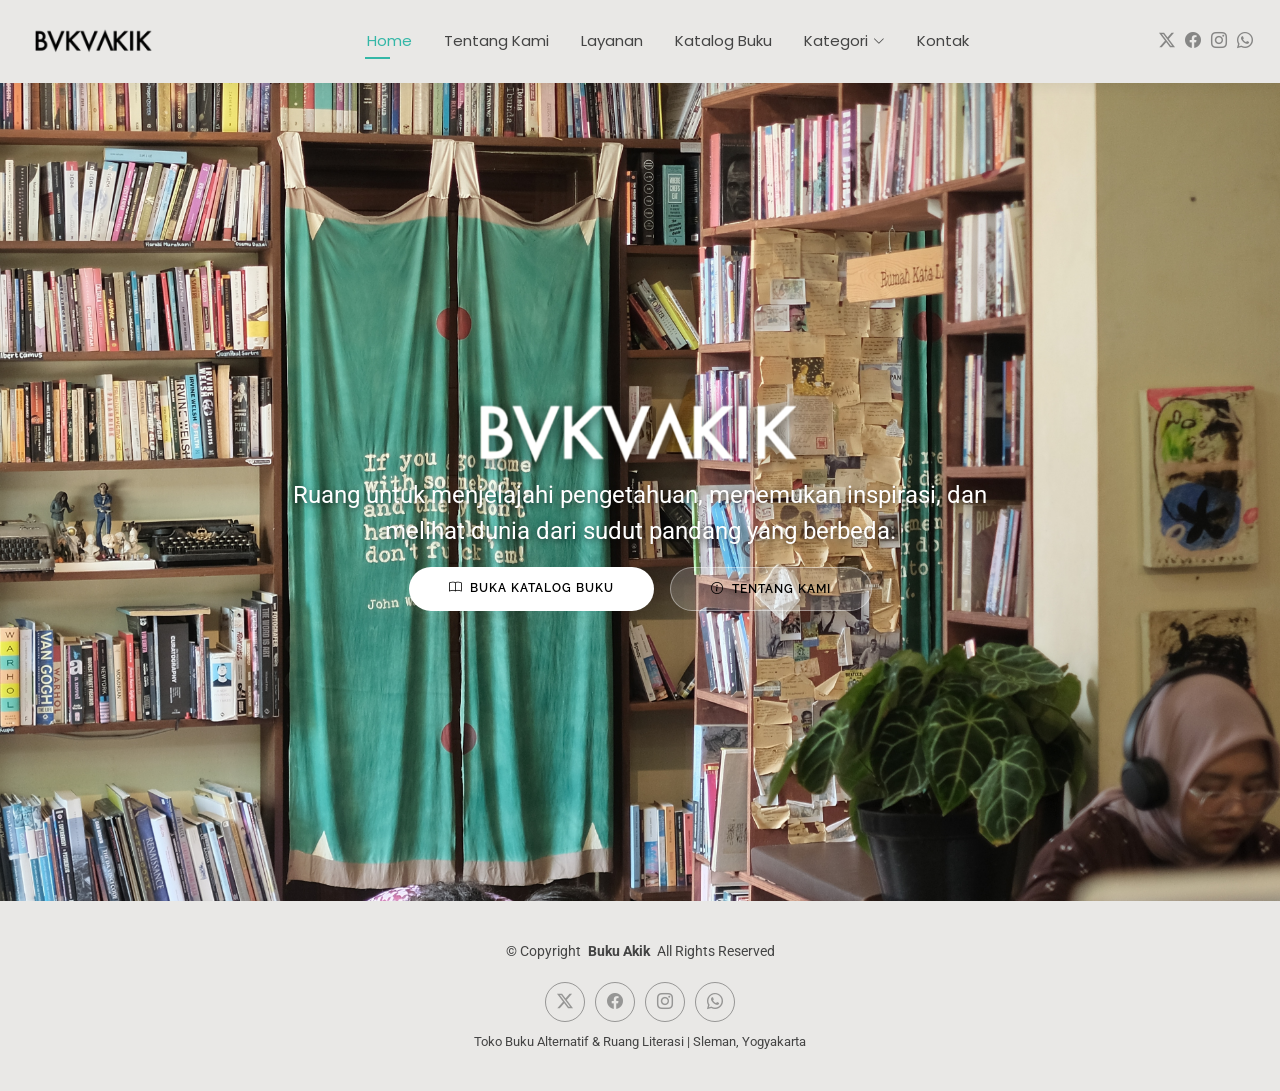
<file: index.html>
<!DOCTYPE html>
<html lang="id">

<head>
  <meta charset="utf-8">
  <meta content="width=device-width, initial-scale=1.0" name="viewport">
  <title>Buku Akik - Toko Buku Alternatif &amp; Ruang Literasi Yogyakarta</title>
  <meta name="description" content="Buku Akik - Toko buku alternatif dan ruang literasi di Sleman, Yogyakarta. Menyediakan kurasi buku sastra, filsafat, sejarah, pemikiran sosial kritis, dan arsip langka.">
  <meta name="keywords" content="Buku Akik, Toko Buku Jogja, Buku Sastra, Buku Filsafat, Buku Sejarah, Ruang Literasi, Sleman Yogyakarta">

  <!-- Favicons -->
  <link href="assets/img/babi.png" rel="icon" type="image/png">
  <link href="assets/img/babi.png" rel="apple-touch-icon">

  <!-- Fonts -->
  <link href="https://fonts.googleapis.com" rel="preconnect">
  <link href="https://fonts.gstatic.com" rel="preconnect" crossorigin>
  <link href="https://fonts.googleapis.com/css2?family=Roboto:ital,wght@0,100;0,300;0,400;0,500;0,700;0,900;1,100;1,300;1,400;1,500;1,700;1,900&family=Poppins:ital,wght@0,100;0,200;0,300;0,400;0,500;0,600;0,700;0,800;0,900;1,100;1,200;1,300;1,400;1,500;1,600;1,700;1,800;1,900&family=Raleway:ital,wght@0,100;0,200;0,300;0,400;0,500;0,600;0,700;0,800;0,900;1,100;1,200;1,300;1,400;1,500;1,600;1,700;1,800;1,900&display=swap" rel="stylesheet">

  <!-- Vendor CSS Files -->
  <link href="assets/vendor/bootstrap/css/bootstrap.min.css" rel="stylesheet">
  <link href="assets/vendor/bootstrap-icons/bootstrap-icons.css" rel="stylesheet">
  <link href="assets/vendor/aos/aos.css" rel="stylesheet">
  <link href="assets/vendor/swiper/swiper-bundle.min.css" rel="stylesheet">
  <link href="assets/vendor/glightbox/css/glightbox.min.css" rel="stylesheet">

  <!-- Main CSS File -->
  <link href="assets/css/main.css" rel="stylesheet">
</head>

<body class="index-page">

  <header id="header" class="header d-flex align-items-center light-background sticky-top">
    <div class="container-fluid position-relative d-flex align-items-center justify-content-between">

      <a href="index.html" class="logo d-flex align-items-center me-auto me-xl-0">
        <img src="assets/img/logo akik.png" alt="Logo Buku Akik">
      </a>

      <nav id="navmenu" class="navmenu">
        <ul>
          <li><a href="index.html" class="active">Home</a></li>
          <li><a href="about.html">Tentang Kami</a></li>
          <li><a href="services.html">Layanan</a></li>
          <li><a href="portfolio.html">Katalog Buku</a></li>
          <li class="dropdown"><a href="portfolio.html"><span>Kategori</span> <i class="bi bi-chevron-down toggle-dropdown"></i></a>
            <ul>
              <li><a href="portfolio.html">Semua Koleksi</a></li>
              <li><a href="portfolio.html">Sastra &amp; Puisi</a></li>
              <li><a href="portfolio.html">Filsafat &amp; Teori</a></li>
              <li><a href="portfolio.html">Sejarah &amp; Sosial</a></li>
              <li><a href="portfolio.html">Koleksi Khusus</a></li>
            </ul>
          </li>
          <li><a href="contact.html">Kontak</a></li>
        </ul>
        <i class="mobile-nav-toggle d-xl-none bi bi-list"></i>
      </nav>

      <div class="header-social-links">
        <a href="https://x.com/bukuakik" target="_blank" class="twitter" title="X"><i class="bi bi-twitter-x"></i></a>
        <a href="https://www.facebook.com/bukuakikbookstore/videos/" target="_blank" class="facebook" title="Facebook"><i class="bi bi-facebook"></i></a>
        <a href="https://www.instagram.com/bukuakik/" target="_blank" class="instagram" title="Instagram"><i class="bi bi-instagram"></i></a>
        <a href="https://api.whatsapp.com/send/?phone=6285128032015&amp;text&amp;type=phone_number&amp;app_absent=0" target="_blank" class="whatsapp" title="WhatsApp"><i class="bi bi-whatsapp"></i></a>
      </div>

    </div>
  </header>

  <main class="main">

    <!-- Hero Section -->
    <section id="hero" class="hero section">

      <img src="assets/img/bg1.jpg" alt="Buku Akik" data-aos="fade-in">

      <div class="container text-center" data-aos="zoom-out" data-aos-delay="100">
        <div class="row justify-content-center">
          <div class="col-lg-8">
            <h2><img src="assets/img/Logo akik putih.png" alt="Buku Akik" class="img-fluid" style="max-height: 120px;"></h2>
            <p>Ruang untuk menjelajahi pengetahuan, menemukan inspirasi, dan melihat dunia dari sudut pandang yang berbeda.</p>
            <div class="d-flex justify-content-center gap-3 flex-wrap">
              <a href="portfolio.html" class="btn-get-started"><i class="bi bi-book me-1"></i> Buka Katalog Buku</a>
              <a href="about.html" class="btn-get-started" style="background: rgba(255,255,255,0.18); border: 1px solid rgba(255,255,255,0.4);"><i class="bi bi-info-circle me-1"></i> Tentang Kami</a>
            </div>
          </div>
        </div>
      </div>

    </section><!-- /Hero Section -->

  </main>

  <footer id="footer" class="footer light-background">

    <div class="container">
      <div class="copyright text-center ">
        <p>© <span>Copyright</span> <strong class="px-1 sitename">Buku Akik</strong> <span>All Rights Reserved<br></span></p>
      </div>
      <div class="social-links d-flex justify-content-center">
        <a href="https://x.com/bukuakik" target="_blank" title="X"><i class="bi bi-twitter-x"></i></a>
        <a href="https://www.facebook.com/bukuakikbookstore/videos/" target="_blank" title="Facebook"><i class="bi bi-facebook"></i></a>
        <a href="https://www.instagram.com/bukuakik/" target="_blank" title="Instagram"><i class="bi bi-instagram"></i></a>
        <a href="https://api.whatsapp.com/send/?phone=6285128032015&amp;text&amp;type=phone_number&amp;app_absent=0" target="_blank" title="WhatsApp"><i class="bi bi-whatsapp"></i></a>
      </div>
      <div class="credits">
        Toko Buku Alternatif &amp; Ruang Literasi | Sleman, Yogyakarta
      </div>
    </div>

  </footer>

  <!-- Scroll Top -->
  <a href="#" id="scroll-top" class="scroll-top d-flex align-items-center justify-content-center"><i class="bi bi-arrow-up-short"></i></a>

  <!-- Preloader -->
  <div id="preloader"></div>

  <!-- Vendor JS Files -->
  <script src="assets/vendor/bootstrap/js/bootstrap.bundle.min.js"></script>
  <script src="assets/vendor/php-email-form/validate.js"></script>
  <script src="assets/vendor/aos/aos.js"></script>
  <script src="assets/vendor/waypoints/noframework.waypoints.js"></script>
  <script src="assets/vendor/purecounter/purecounter_vanilla.js"></script>
  <script src="assets/vendor/swiper/swiper-bundle.min.js"></script>
  <script src="assets/vendor/glightbox/js/glightbox.min.js"></script>
  <script src="assets/vendor/imagesloaded/imagesloaded.pkgd.min.js"></script>
  <script src="assets/vendor/isotope-layout/isotope.pkgd.min.js"></script>

  <!-- Main JS File -->
  <script src="assets/js/main.js"></script>

</body>

</html>
</file>
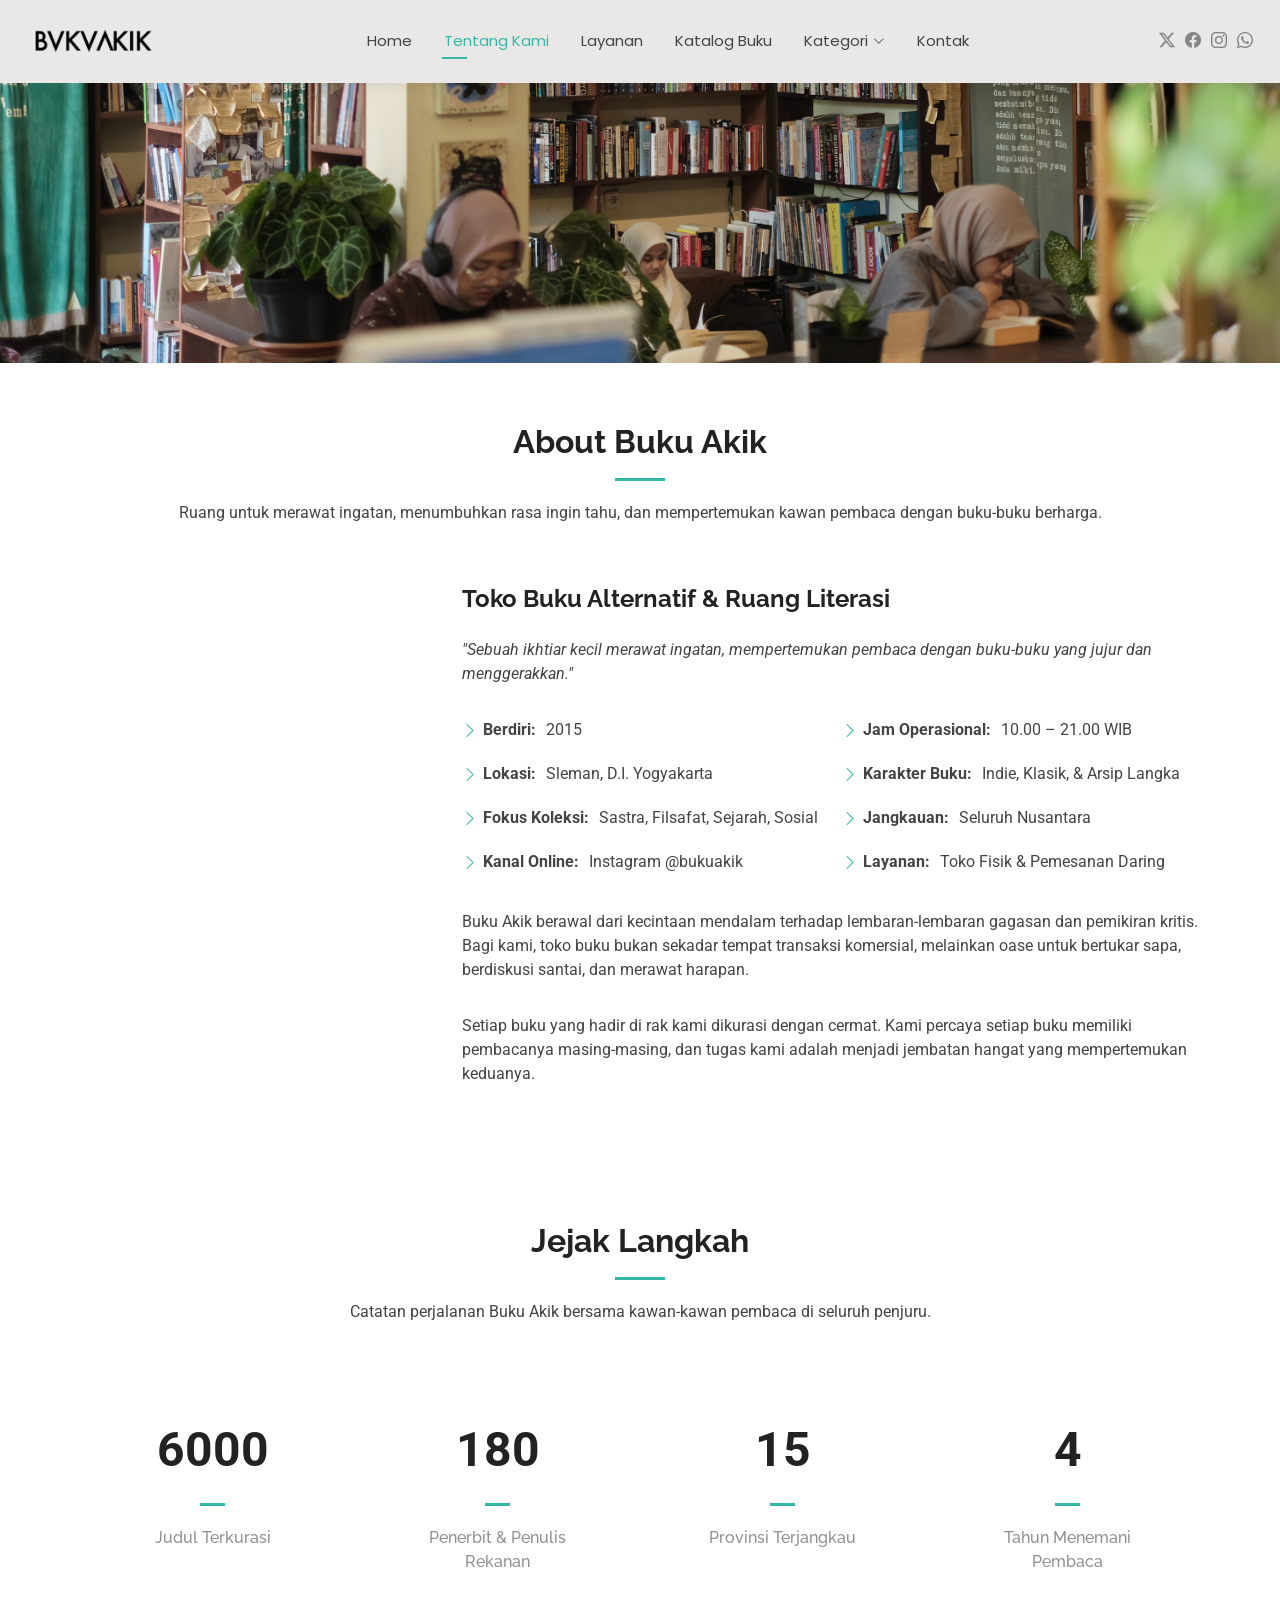
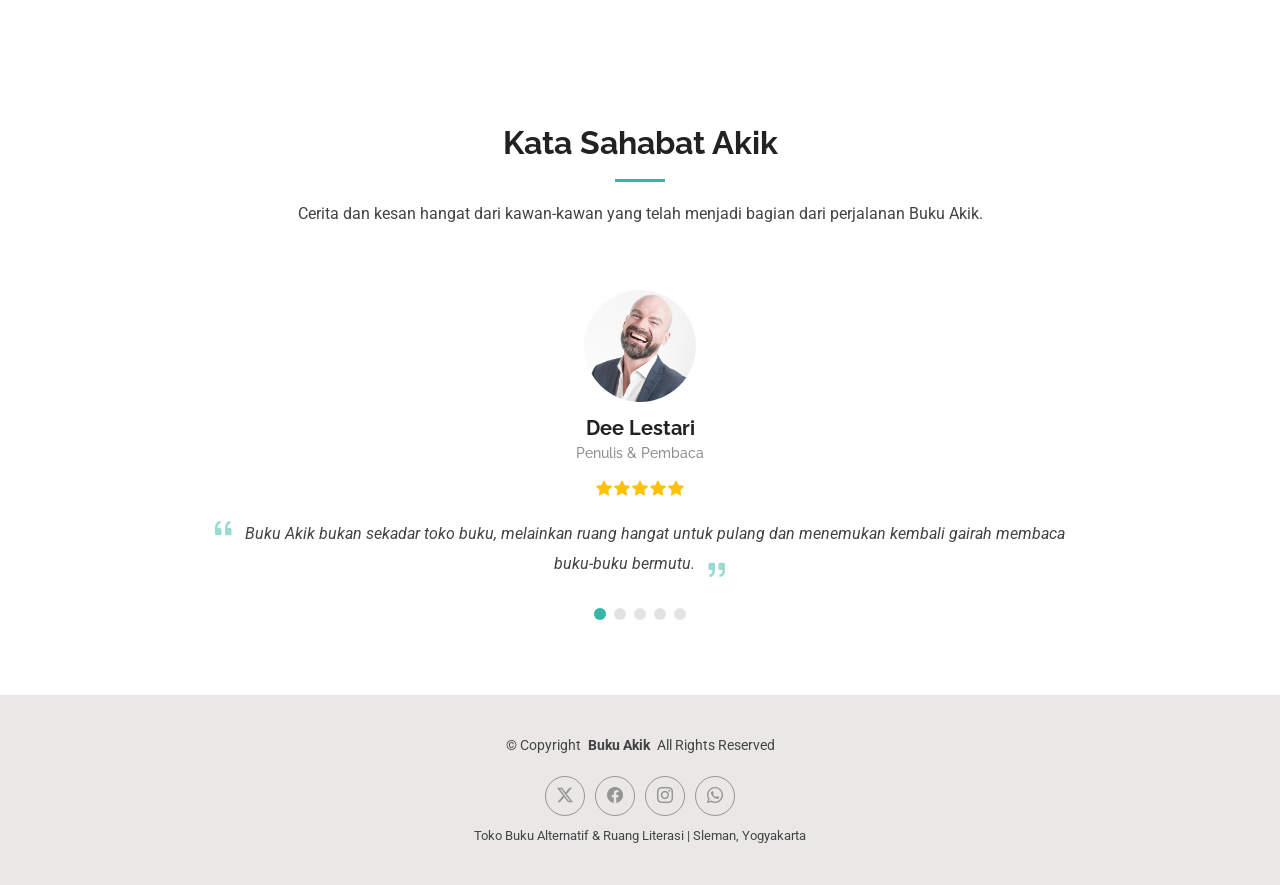
<file: about.html>
<!DOCTYPE html>
<html lang="en">

<head>
  <meta charset="utf-8">
  <meta content="width=device-width, initial-scale=1.0" name="viewport">
  <title>About - Buku Akik</title>
  <meta name="description" content="">
  <meta name="keywords" content="">

  <!-- Favicons -->
  <link href="assets/img/babi.png" rel="icon" type="image/png">
  <link href="assets/img/babi.png" rel="apple-touch-icon">

  <!-- Fonts -->
  <link href="https://fonts.googleapis.com" rel="preconnect">
  <link href="https://fonts.gstatic.com" rel="preconnect" crossorigin>
  <link href="https://fonts.googleapis.com/css2?family=Roboto:ital,wght@0,100;0,300;0,400;0,500;0,700;0,900;1,100;1,300;1,400;1,500;1,700;1,900&family=Poppins:ital,wght@0,100;0,200;0,300;0,400;0,500;0,600;0,700;0,800;0,900;1,100;1,200;1,300;1,400;1,500;1,600;1,700;1,800;1,900&family=Raleway:ital,wght@0,100;0,200;0,300;0,400;0,500;0,600;0,700;0,800;0,900;1,100;1,200;1,300;1,400;1,500;1,600;1,700;1,800;1,900&display=swap" rel="stylesheet">

  <!-- Vendor CSS Files -->
  <link href="assets/vendor/bootstrap/css/bootstrap.min.css" rel="stylesheet">
  <link href="assets/vendor/bootstrap-icons/bootstrap-icons.css" rel="stylesheet">
  <link href="assets/vendor/aos/aos.css" rel="stylesheet">
  <link href="assets/vendor/swiper/swiper-bundle.min.css" rel="stylesheet">
  <link href="assets/vendor/glightbox/css/glightbox.min.css" rel="stylesheet">

  <!-- Main CSS File -->
  <link href="assets/css/main.css" rel="stylesheet">

  <!-- =======================================================
  * Template Name: Kelly
  * Template URL: https://bootstrapmade.com/kelly-free-bootstrap-cv-resume-html-template/
  * Updated: Aug 07 2024 with Bootstrap v5.3.3
  * Author: BootstrapMade.com
  * License: https://bootstrapmade.com/license/
  ======================================================== -->
</head>

<body class="about-page">

  <header id="header" class="header d-flex align-items-center light-background sticky-top">
    <div class="container-fluid position-relative d-flex align-items-center justify-content-between">

      <a href="index.html" class="logo d-flex align-items-center me-auto me-xl-0">
        <img src="assets/img/logo akik.png" alt="Logo Akik">
      </a>

      <nav id="navmenu" class="navmenu">
        <ul>
          <li><a href="index.html">Home</a></li>
          <li><a href="about.html" class="active">Tentang Kami</a></li>
          <li><a href="services.html">Layanan</a></li>
          <li><a href="portfolio.html">Katalog Buku</a></li>
          <li class="dropdown"><a href="portfolio.html"><span>Kategori</span> <i class="bi bi-chevron-down toggle-dropdown"></i></a>
            <ul>
              <li><a href="portfolio.html">Semua Koleksi</a></li>
              <li><a href="portfolio.html">Sastra &amp; Puisi</a></li>
              <li><a href="portfolio.html">Filsafat &amp; Teori</a></li>
              <li><a href="portfolio.html">Sejarah &amp; Sosial</a></li>
              <li><a href="portfolio.html">Koleksi Khusus</a></li>
            </ul>
          </li>
          <li><a href="contact.html">Kontak</a></li>
        </ul>
        <i class="mobile-nav-toggle d-xl-none bi bi-list"></i>
      </nav>

      <div class="header-social-links">
        <a href="https://x.com/bukuakik" target="_blank" class="twitter" title="X"><i class="bi bi-twitter-x"></i></a>
        <a href="https://www.facebook.com/bukuakikbookstore/videos/" target="_blank" class="facebook" title="Facebook"><i class="bi bi-facebook"></i></a>
        <a href="https://www.instagram.com/bukuakik/" target="_blank" class="instagram" title="Instagram"><i class="bi bi-instagram"></i></a>
        <a href="https://api.whatsapp.com/send/?phone=6285128032015&amp;text&amp;type=phone_number&amp;app_absent=0" target="_blank" class="whatsapp" title="WhatsApp"><i class="bi bi-whatsapp"></i></a>
      </div>

    </div>
  </header>

  <main class="main">

    <div class="page-banner">
      <img src="assets/img/bg4.JPG" alt="Buku Akik">
    </div>

    <!-- About Section -->
    <section id="about" class="about section">

      <!-- Section Title -->
      <div class="container section-title" data-aos="fade-up">
        <h2>About Buku Akik</h2>
        <p>Ruang untuk merawat ingatan, menumbuhkan rasa ingin tahu, dan mempertemukan kawan pembaca dengan buku-buku berharga.</p>
      </div><!-- End Section Title -->

      <div class="container" data-aos="fade-up" data-aos-delay="100">

        <div class="row gy-4 justify-content-center">
          <div class="col-lg-4">
            <div class="about-map rounded overflow-hidden">
              <iframe src="https://www.google.com/maps/embed?pb=!1m18!1m12!1m3!1d3953.849489798434!2d110.41654550000001!3d-7.6992964!2m3!1f0!2f0!3f0!3m2!1i1024!2i768!4f13.1!3m3!1m2!1s0x2e7a5f804db7d913%3A0xb2a47a1ded69cc5e!2sBuku%20Akik!5e0!3m2!1sid!2sid!4v1792790294123!5m2!1sid!2sid" allowfullscreen="" loading="lazy" referrerpolicy="strict-origin-when-cross-origin"></iframe>
            </div>
          </div>
          <div class="col-lg-8 content">
            <h2>Toko Buku Alternatif &amp; Ruang Literasi</h2>
            <p class="fst-italic py-3">
              "Sebuah ikhtiar kecil merawat ingatan, mempertemukan pembaca dengan buku-buku yang jujur dan menggerakkan."
            </p>
            <div class="row">
              <div class="col-lg-6">
                <ul>
                  <li><i class="bi bi-chevron-right"></i> <strong>Berdiri:</strong> <span>2015</span></li>
                  <li><i class="bi bi-chevron-right"></i> <strong>Lokasi:</strong> <span>Sleman, D.I. Yogyakarta</span></li>
                  <li><i class="bi bi-chevron-right"></i> <strong>Fokus Koleksi:</strong> <span>Sastra, Filsafat, Sejarah, Sosial</span></li>
                  <li><i class="bi bi-chevron-right"></i> <strong>Kanal Online:</strong> <span>Instagram @bukuakik</span></li>
                </ul>
              </div>
              <div class="col-lg-6">
                <ul>
                  <li><i class="bi bi-chevron-right"></i> <strong>Jam Operasional:</strong> <span>10.00 – 21.00 WIB</span></li>
                  <li><i class="bi bi-chevron-right"></i> <strong>Karakter Buku:</strong> <span>Indie, Klasik, &amp; Arsip Langka</span></li>
                  <li><i class="bi bi-chevron-right"></i> <strong>Jangkauan:</strong> <span>Seluruh Nusantara</span></li>
                  <li><i class="bi bi-chevron-right"></i> <strong>Layanan:</strong> <span>Toko Fisik &amp; Pemesanan Daring</span></li>
                </ul>
              </div>
            </div>
            <p class="py-3">
              Buku Akik berawal dari kecintaan mendalam terhadap lembaran-lembaran gagasan dan pemikiran kritis. Bagi kami, toko buku bukan sekadar tempat transaksi komersial, melainkan oase untuk bertukar sapa, berdiskusi santai, dan merawat harapan.
            </p>
            <p>
              Setiap buku yang hadir di rak kami dikurasi dengan cermat. Kami percaya setiap buku memiliki pembacanya masing-masing, dan tugas kami adalah menjadi jembatan hangat yang mempertemukan keduanya.
            </p>
          </div>
        </div>

      </div>

    </section><!-- /About Section -->

    <!-- Stats Section -->
    <section id="stats" class="stats section">

      <!-- Section Title -->
      <div class="container section-title" data-aos="fade-up">
        <h2>Jejak Langkah</h2>
        <p>Catatan perjalanan Buku Akik bersama kawan-kawan pembaca di seluruh penjuru.</p>
      </div><!-- End Section Title -->

      <div class="container" data-aos="fade-up" data-aos-delay="100">

        <div class="row gy-4">

          <div class="col-lg-3 col-md-6">
            <div class="stats-item text-center w-100 h-100">
              <span data-purecounter-start="0" data-purecounter-end="15000" data-purecounter-duration="1" class="purecounter"></span>
              <p>Judul Terkurasi</p>
            </div>
          </div><!-- End Stats Item -->

          <div class="col-lg-3 col-md-6">
            <div class="stats-item text-center w-100 h-100">
              <span data-purecounter-start="0" data-purecounter-end="450" data-purecounter-duration="1" class="purecounter"></span>
              <p>Penerbit &amp; Penulis Rekanan</p>
            </div>
          </div><!-- End Stats Item -->

          <div class="col-lg-3 col-md-6">
            <div class="stats-item text-center w-100 h-100">
              <span data-purecounter-start="0" data-purecounter-end="38" data-purecounter-duration="1" class="purecounter"></span>
              <p>Provinsi Terjangkau</p>
            </div>
          </div><!-- End Stats Item -->

          <div class="col-lg-3 col-md-6">
            <div class="stats-item text-center w-100 h-100">
              <span data-purecounter-start="0" data-purecounter-end="9" data-purecounter-duration="1" class="purecounter"></span>
              <p>Tahun Menemani Pembaca</p>
            </div>
          </div><!-- End Stats Item -->

        </div>

      </div>

    </section><!-- /Stats Section -->

    <!-- Testimonials Section -->
    <section id="testimonials" class="testimonials section">

      <!-- Section Title -->
      <div class="container section-title" data-aos="fade-up">
        <h2>Kata Sahabat Akik</h2>
        <p>Cerita dan kesan hangat dari kawan-kawan yang telah menjadi bagian dari perjalanan Buku Akik.</p>
      </div><!-- End Section Title -->

      <div class="container" data-aos="fade-up" data-aos-delay="100">

        <div class="swiper init-swiper">
          <script type="application/json" class="swiper-config">
            {
              "loop": true,
              "speed": 600,
              "autoplay": {
                "delay": 5000
              },
              "slidesPerView": "auto",
              "pagination": {
                "el": ".swiper-pagination",
                "type": "bullets",
                "clickable": true
              }
            }
          </script>
          <div class="swiper-wrapper">

            <div class="swiper-slide">
              <div class="testimonial-item">
                <img src="assets/img/testimonials/testimonials-1.jpg" class="testimonial-img" alt="">
                <h3>Dee Lestari</h3>
                <h4>Penulis &amp; Pembaca</h4>
                <div class="stars">
                  <i class="bi bi-star-fill"></i><i class="bi bi-star-fill"></i><i class="bi bi-star-fill"></i><i class="bi bi-star-fill"></i><i class="bi bi-star-fill"></i>
                </div>
                <p>
                  <i class="bi bi-quote quote-icon-left"></i>
                  <span>Buku Akik bukan sekadar toko buku, melainkan ruang hangat untuk pulang dan menemukan kembali gairah membaca buku-buku bermutu.</span>
                  <i class="bi bi-quote quote-icon-right"></i>
                </p>
              </div>
            </div><!-- End testimonial item -->

            <div class="swiper-slide">
              <div class="testimonial-item">
                <img src="assets/img/testimonials/testimonials-2.jpg" class="testimonial-img" alt="">
                <h3>Gunawan</h3>
                <h4>Pegiat Literasi &amp; Peneliti</h4>
                <div class="stars">
                  <i class="bi bi-star-fill"></i><i class="bi bi-star-fill"></i><i class="bi bi-star-fill"></i><i class="bi bi-star-fill"></i><i class="bi bi-star-fill"></i>
                </div>
                <p>
                  <i class="bi bi-quote quote-icon-left"></i>
                  <span>Kurasi bukunya luar biasa tajam dan jujur. Judul-judul penting yang jarang ditemukan di toko buku arus utama selalu berhasil dihadirkan di sini.</span>
                  <i class="bi bi-quote quote-icon-right"></i>
                </p>
              </div>
            </div><!-- End testimonial item -->

            <div class="swiper-slide">
              <div class="testimonial-item">
                <img src="assets/img/testimonials/testimonials-3.jpg" class="testimonial-img" alt="">
                <h3>Rian Setiawan</h3>
                <h4>Pengunjung &amp; Mahasiswa</h4>
                <div class="stars">
                  <i class="bi bi-star-fill"></i><i class="bi bi-star-fill"></i><i class="bi bi-star-fill"></i><i class="bi bi-star-fill"></i><i class="bi bi-star-fill"></i>
                </div>
                <p>
                  <i class="bi bi-quote quote-icon-left"></i>
                  <span>Duduk di teras Buku Akik sambil membolak-balik halaman buku memberi ketenangan tersendiri. Datang cari satu buku, pulang selalu bawa perspektif baru.</span>
                  <i class="bi bi-quote quote-icon-right"></i>
                </p>
              </div>
            </div><!-- End testimonial item -->

            <div class="swiper-slide">
              <div class="testimonial-item">
                <img src="assets/img/testimonials/testimonials-4.jpg" class="testimonial-img" alt="">
                <h3>Maya Anggraini</h3>
                <h4>Pembaca Daring (Jakarta)</h4>
                <div class="stars">
                  <i class="bi bi-star-fill"></i><i class="bi bi-star-fill"></i><i class="bi bi-star-fill"></i><i class="bi bi-star-fill"></i><i class="bi bi-star-fill"></i>
                </div>
                <p>
                  <i class="bi bi-quote quote-icon-left"></i>
                  <span>Pengemasan paketnya sangat rapi dan penuh perhatian. Selalu ada selipan pembatas buku estetik dan catatan hangat yang membuat pengalaman membaca terasa intim.</span>
                  <i class="bi bi-quote quote-icon-right"></i>
                </p>
              </div>
            </div><!-- End testimonial item -->

            <div class="swiper-slide">
              <div class="testimonial-item">
                <img src="assets/img/testimonials/testimonials-5.jpg" class="testimonial-img" alt="">
                <h3>Budi Prasetyo</h3>
                <h4>Kolektor Buku &amp; Pengarsip</h4>
                <div class="stars">
                  <i class="bi bi-star-fill"></i><i class="bi bi-star-fill"></i><i class="bi bi-star-fill"></i><i class="bi bi-star-fill"></i><i class="bi bi-star-fill"></i>
                </div>
                <p>
                  <i class="bi bi-quote quote-icon-left"></i>
                  <span>Tempat terbaik di Jogja untuk mencari buku-buku sastra klasik dan pemikiran kritis. Panjang umur dan sukses selalu untuk kawan-kawan Buku Akik!</span>
                  <i class="bi bi-quote quote-icon-right"></i>
                </p>
              </div>
            </div><!-- End testimonial item -->

          </div>
          <div class="swiper-pagination"></div>
        </div>

      </div>

    </section><!-- /Testimonials Section -->

  </main>

  <footer id="footer" class="footer light-background">

    <div class="container">
      <div class="copyright text-center ">
        <p>© <span>Copyright</span> <strong class="px-1 sitename">Buku Akik</strong> <span>All Rights Reserved<br></span></p>
      </div>
      <div class="social-links d-flex justify-content-center">
        <a href="https://x.com/bukuakik" target="_blank" title="X"><i class="bi bi-twitter-x"></i></a>
        <a href="https://www.facebook.com/bukuakikbookstore/videos/" target="_blank" title="Facebook"><i class="bi bi-facebook"></i></a>
        <a href="https://www.instagram.com/bukuakik/" target="_blank" title="Instagram"><i class="bi bi-instagram"></i></a>
        <a href="https://api.whatsapp.com/send/?phone=6285128032015&amp;text&amp;type=phone_number&amp;app_absent=0" target="_blank" title="WhatsApp"><i class="bi bi-whatsapp"></i></a>
      </div>
      <div class="credits">
        Toko Buku Alternatif &amp; Ruang Literasi | Sleman, Yogyakarta
      </div>
    </div>

  </footer>

  <!-- Scroll Top -->
  <a href="#" id="scroll-top" class="scroll-top d-flex align-items-center justify-content-center"><i class="bi bi-arrow-up-short"></i></a>

  <!-- Preloader -->
  <div id="preloader"></div>

  <!-- Vendor JS Files -->
  <script src="assets/vendor/bootstrap/js/bootstrap.bundle.min.js"></script>
  <script src="assets/vendor/php-email-form/validate.js"></script>
  <script src="assets/vendor/aos/aos.js"></script>
  <script src="assets/vendor/waypoints/noframework.waypoints.js"></script>
  <script src="assets/vendor/purecounter/purecounter_vanilla.js"></script>
  <script src="assets/vendor/swiper/swiper-bundle.min.js"></script>
  <script src="assets/vendor/glightbox/js/glightbox.min.js"></script>
  <script src="assets/vendor/imagesloaded/imagesloaded.pkgd.min.js"></script>
  <script src="assets/vendor/isotope-layout/isotope.pkgd.min.js"></script>

  <!-- Main JS File -->
  <script src="assets/js/main.js"></script>

</body>

</html>
</file>
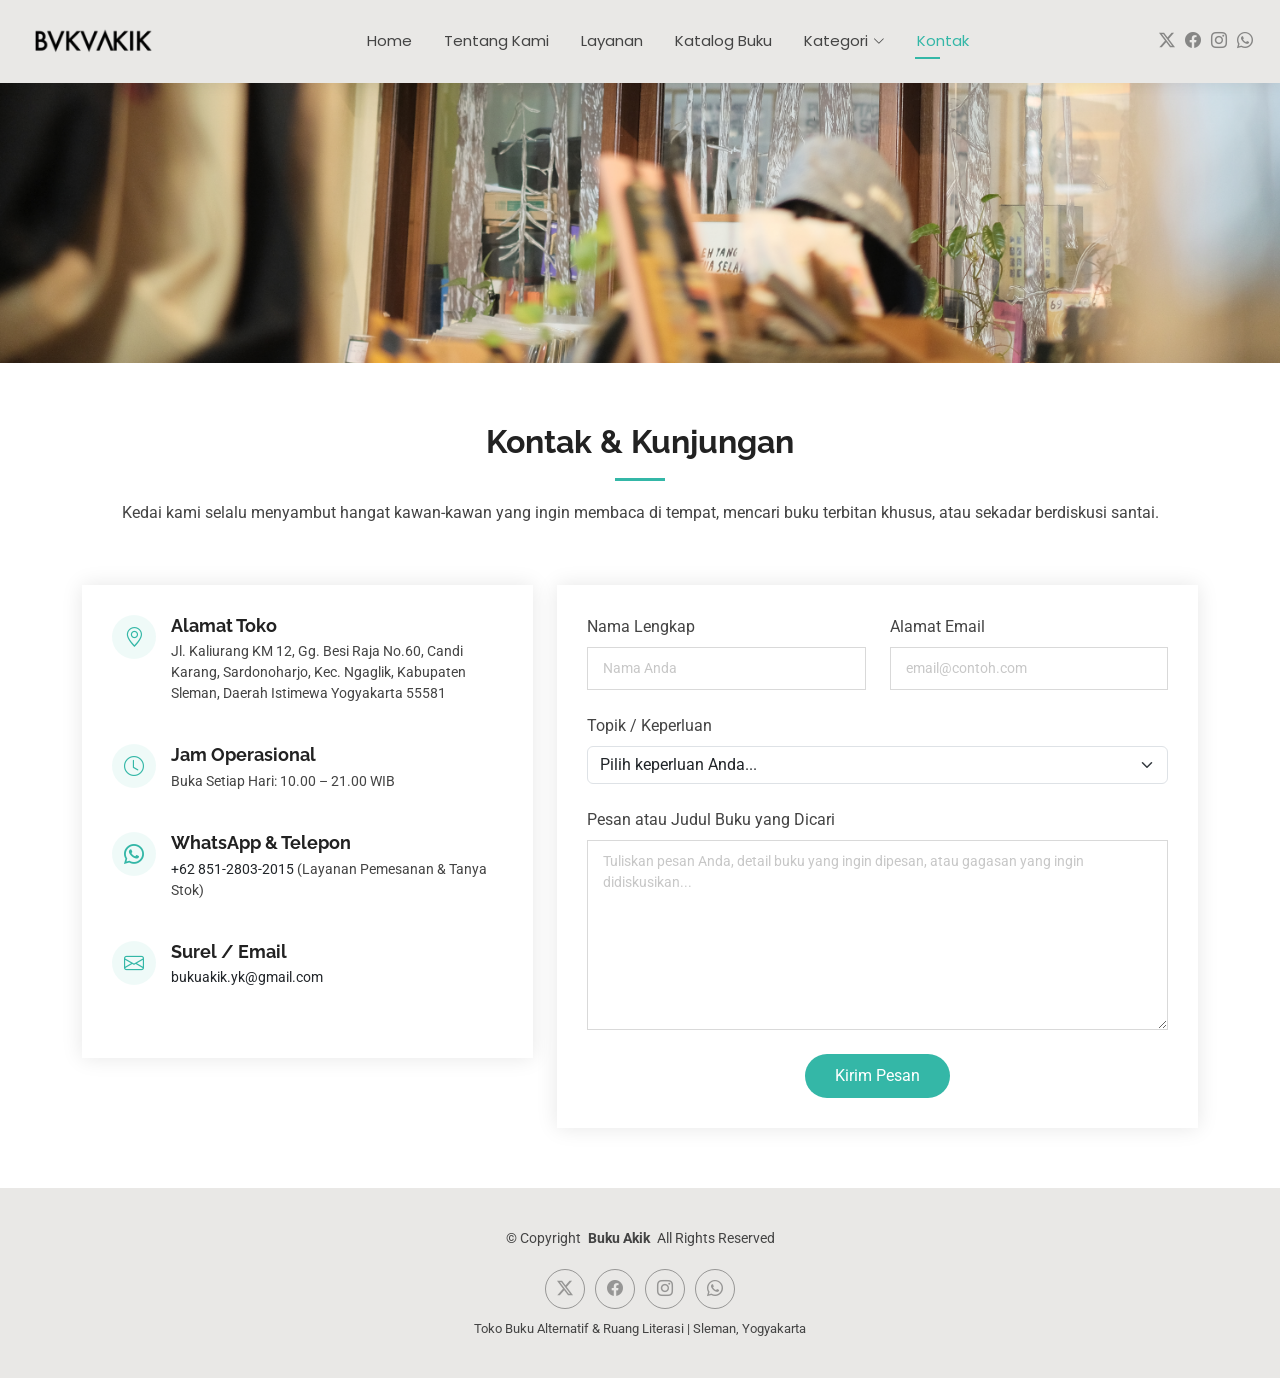
<file: contact.html>
<!DOCTYPE html>
<html lang="id">

<head>
  <meta charset="utf-8">
  <meta content="width=device-width, initial-scale=1.0" name="viewport">
  <title>Kontak & Kunjungan - Buku Akik</title>
  <meta name="description" content="Hubungi Buku Akik Yogyakarta. Kunjungi toko fisik di Sleman atau pesan buku online via WhatsApp dengan pengiriman ke seluruh Nusantara.">
  <meta name="keywords" content="Kontak Buku Akik, Alamat Buku Akik Jogja, Lokasi Buku Akik, WhatsApp Buku Akik, Toko Buku Sleman">

  <!-- Favicons -->
  <link href="assets/img/babi.png" rel="icon" type="image/png">
  <link href="assets/img/babi.png" rel="apple-touch-icon">

  <!-- Fonts -->
  <link href="https://fonts.googleapis.com" rel="preconnect">
  <link href="https://fonts.gstatic.com" rel="preconnect" crossorigin>
  <link href="https://fonts.googleapis.com/css2?family=Roboto:ital,wght@0,100;0,300;0,400;0,500;0,700;0,900;1,100;1,300;1,400;1,500;1,700;1,900&family=Poppins:ital,wght@0,100;0,200;0,300;0,400;0,500;0,600;0,700;0,800;0,900;1,100;1,200;1,300;1,400;1,500;1,600;1,700;1,800;1,900&family=Raleway:ital,wght@0,100;0,200;0,300;0,400;0,500;0,600;0,700;0,800;0,900;1,100;1,200;1,300;1,400;1,500;1,600;1,700;1,800;1,900&display=swap" rel="stylesheet">

  <!-- Vendor CSS Files -->
  <link href="assets/vendor/bootstrap/css/bootstrap.min.css" rel="stylesheet">
  <link href="assets/vendor/bootstrap-icons/bootstrap-icons.css" rel="stylesheet">
  <link href="assets/vendor/aos/aos.css" rel="stylesheet">
  <link href="assets/vendor/swiper/swiper-bundle.min.css" rel="stylesheet">
  <link href="assets/vendor/glightbox/css/glightbox.min.css" rel="stylesheet">

  <!-- Main CSS File -->
  <link href="assets/css/main.css" rel="stylesheet">
</head>

<body class="contact-page">

  <header id="header" class="header d-flex align-items-center light-background sticky-top">
    <div class="container-fluid position-relative d-flex align-items-center justify-content-between">

      <a href="index.html" class="logo d-flex align-items-center me-auto me-xl-0">
        <img src="assets/img/logo akik.png" alt="Logo Buku Akik">
      </a>

      <nav id="navmenu" class="navmenu">
        <ul>
          <li><a href="index.html">Home</a></li>
          <li><a href="about.html">Tentang Kami</a></li>
          <li><a href="services.html">Layanan</a></li>
          <li><a href="portfolio.html">Katalog Buku</a></li>
          <li class="dropdown"><a href="portfolio.html"><span>Kategori</span> <i class="bi bi-chevron-down toggle-dropdown"></i></a>
            <ul>
              <li><a href="portfolio.html">Semua Koleksi</a></li>
              <li><a href="portfolio.html">Sastra &amp; Puisi</a></li>
              <li><a href="portfolio.html">Filsafat &amp; Teori</a></li>
              <li><a href="portfolio.html">Sejarah &amp; Sosial</a></li>
              <li><a href="portfolio.html">Koleksi Khusus</a></li>
            </ul>
          </li>
          <li><a href="contact.html" class="active">Kontak</a></li>
        </ul>
        <i class="mobile-nav-toggle d-xl-none bi bi-list"></i>
      </nav>

      <div class="header-social-links">
        <a href="https://x.com/bukuakik" target="_blank" class="twitter" title="X"><i class="bi bi-twitter-x"></i></a>
        <a href="https://www.facebook.com/bukuakikbookstore/videos/" target="_blank" class="facebook" title="Facebook"><i class="bi bi-facebook"></i></a>
        <a href="https://www.instagram.com/bukuakik/" target="_blank" class="instagram" title="Instagram"><i class="bi bi-instagram"></i></a>
        <a href="https://api.whatsapp.com/send/?phone=6285128032015&amp;text&amp;type=phone_number&amp;app_absent=0" target="_blank" class="whatsapp" title="WhatsApp"><i class="bi bi-whatsapp"></i></a>
      </div>

    </div>
  </header>

  <main class="main">

    <!-- Page Banner -->
    <div class="page-banner">
      <img src="assets/img/bg5.JPG" alt="Kontak Buku Akik">
    </div>

    <!-- Contact Section -->
    <section id="contact" class="contact section">

      <!-- Section Title -->
      <div class="container section-title" data-aos="fade-up">
        <h2>Kontak &amp; Kunjungan</h2>
        <p>Kedai kami selalu menyambut hangat kawan-kawan yang ingin membaca di tempat, mencari buku terbitan khusus, atau sekadar berdiskusi santai.</p>
      </div><!-- End Section Title -->

      <div class="container" data-aos="fade-up" data-aos-delay="100">

        <div class="row gy-4">

          <div class="col-lg-5">

            <div class="info-wrap">
              <div class="info-item d-flex" data-aos="fade-up" data-aos-delay="200">
                <i class="bi bi-geo-alt flex-shrink-0"></i>
                <div>
                  <h3>Alamat Toko</h3>
                  <p>Jl. Kaliurang KM 12, Gg. Besi Raja No.60, Candi Karang, Sardonoharjo, Kec. Ngaglik, Kabupaten Sleman, Daerah Istimewa Yogyakarta 55581</p>
                </div>
              </div><!-- End Info Item -->

              <div class="info-item d-flex" data-aos="fade-up" data-aos-delay="250">
                <i class="bi bi-clock flex-shrink-0"></i>
                <div>
                  <h3>Jam Operasional</h3>
                  <p>Buka Setiap Hari: 10.00 – 21.00 WIB</p>
                </div>
              </div><!-- End Info Item -->

              <div class="info-item d-flex" data-aos="fade-up" data-aos-delay="300">
                <i class="bi bi-whatsapp flex-shrink-0"></i>
                <div>
                  <h3>WhatsApp &amp; Telepon</h3>
                  <p><a href="https://api.whatsapp.com/send/?phone=6285128032015&amp;text&amp;type=phone_number&amp;app_absent=0" target="_blank" class="text-decoration-none text-dark">+62 851-2803-2015</a> (Layanan Pemesanan &amp; Tanya Stok)</p>
                </div>
              </div><!-- End Info Item -->

              <div class="info-item d-flex" data-aos="fade-up" data-aos-delay="400">
                <i class="bi bi-envelope flex-shrink-0"></i>
                <div>
                  <h3>Surel / Email</h3>
                  <p><a href="mailto:bukuakik.yk@gmail.com" class="text-decoration-none text-dark">bukuakik.yk@gmail.com</a></p>
                </div>
              </div><!-- End Info Item -->

            </div>
          </div>

          <div class="col-lg-7">
            <form action="forms/contact.php" method="post" class="php-email-form" data-aos="fade-up" data-aos-delay="200">
              <div class="row gy-4">

                <div class="col-md-6">
                  <label for="name-field" class="pb-2">Nama Lengkap</label>
                  <input type="text" name="name" id="name-field" class="form-control" placeholder="Nama Anda" required="">
                </div>

                <div class="col-md-6">
                  <label for="email-field" class="pb-2">Alamat Email</label>
                  <input type="email" class="form-control" name="email" id="email-field" placeholder="email@contoh.com" required="">
                </div>

                <div class="col-md-12">
                  <label for="subject-field" class="pb-2">Topik / Keperluan</label>
                  <select name="subject" id="subject-field" class="form-select" required="">
                    <option value="" disabled selected>Pilih keperluan Anda...</option>
                    <option value="Pemesanan Buku">Pemesanan Buku &amp; Cek Stok</option>
                    <option value="Rekomendasi Bacaan">Konsultasi / Rekomendasi Bacaan</option>
                    <option value="Pencarian Buku Langka">Pencarian Judul Buku Langka</option>
                    <option value="Kerjasama Acara">Kerjasama Acara, Diskusi &amp; Bedah Buku</option>
                    <option value="Lainnya">Lainnya / Pertanyaan Umum</option>
                  </select>
                </div>

                <div class="col-md-12">
                  <label for="message-field" class="pb-2">Pesan atau Judul Buku yang Dicari</label>
                  <textarea class="form-control" name="message" rows="8" id="message-field" placeholder="Tuliskan pesan Anda, detail buku yang ingin dipesan, atau gagasan yang ingin didiskusikan..." required=""></textarea>
                </div>

                <div class="col-md-12 text-center">
                  <div class="loading">Memuat...</div>
                  <div class="error-message"></div>
                  <div class="sent-message">Pesan Anda telah berhasil terkirim. Terima kasih, kawan pembaca!</div>

                  <button type="submit">Kirim Pesan</button>
                </div>

              </div>
            </form>
          </div><!-- End Contact Form -->

        </div>

      </div>

    </section><!-- /Contact Section -->

  </main>

  <footer id="footer" class="footer light-background">

    <div class="container">
      <div class="copyright text-center ">
        <p>© <span>Copyright</span> <strong class="px-1 sitename">Buku Akik</strong> <span>All Rights Reserved<br></span></p>
      </div>
      <div class="social-links d-flex justify-content-center">
        <a href="https://x.com/bukuakik" target="_blank" title="X"><i class="bi bi-twitter-x"></i></a>
        <a href="https://www.facebook.com/bukuakikbookstore/videos/" target="_blank" title="Facebook"><i class="bi bi-facebook"></i></a>
        <a href="https://www.instagram.com/bukuakik/" target="_blank" title="Instagram"><i class="bi bi-instagram"></i></a>
        <a href="https://api.whatsapp.com/send/?phone=6285128032015&amp;text&amp;type=phone_number&amp;app_absent=0" target="_blank" title="WhatsApp"><i class="bi bi-whatsapp"></i></a>
      </div>
      <div class="credits">
        Toko Buku Alternatif &amp; Ruang Literasi | Sleman, Yogyakarta
      </div>
    </div>

  </footer>

  <!-- Scroll Top -->
  <a href="#" id="scroll-top" class="scroll-top d-flex align-items-center justify-content-center"><i class="bi bi-arrow-up-short"></i></a>

  <!-- Preloader -->
  <div id="preloader"></div>

  <!-- Vendor JS Files -->
  <script src="assets/vendor/bootstrap/js/bootstrap.bundle.min.js"></script>
  <script src="assets/vendor/php-email-form/validate.js"></script>
  <script src="assets/vendor/aos/aos.js"></script>
  <script src="assets/vendor/waypoints/noframework.waypoints.js"></script>
  <script src="assets/vendor/purecounter/purecounter_vanilla.js"></script>
  <script src="assets/vendor/swiper/swiper-bundle.min.js"></script>
  <script src="assets/vendor/glightbox/js/glightbox.min.js"></script>
  <script src="assets/vendor/imagesloaded/imagesloaded.pkgd.min.js"></script>
  <script src="assets/vendor/isotope-layout/isotope.pkgd.min.js"></script>

  <!-- Main JS File -->
  <script src="assets/js/main.js"></script>

</body>

</html>
</file>
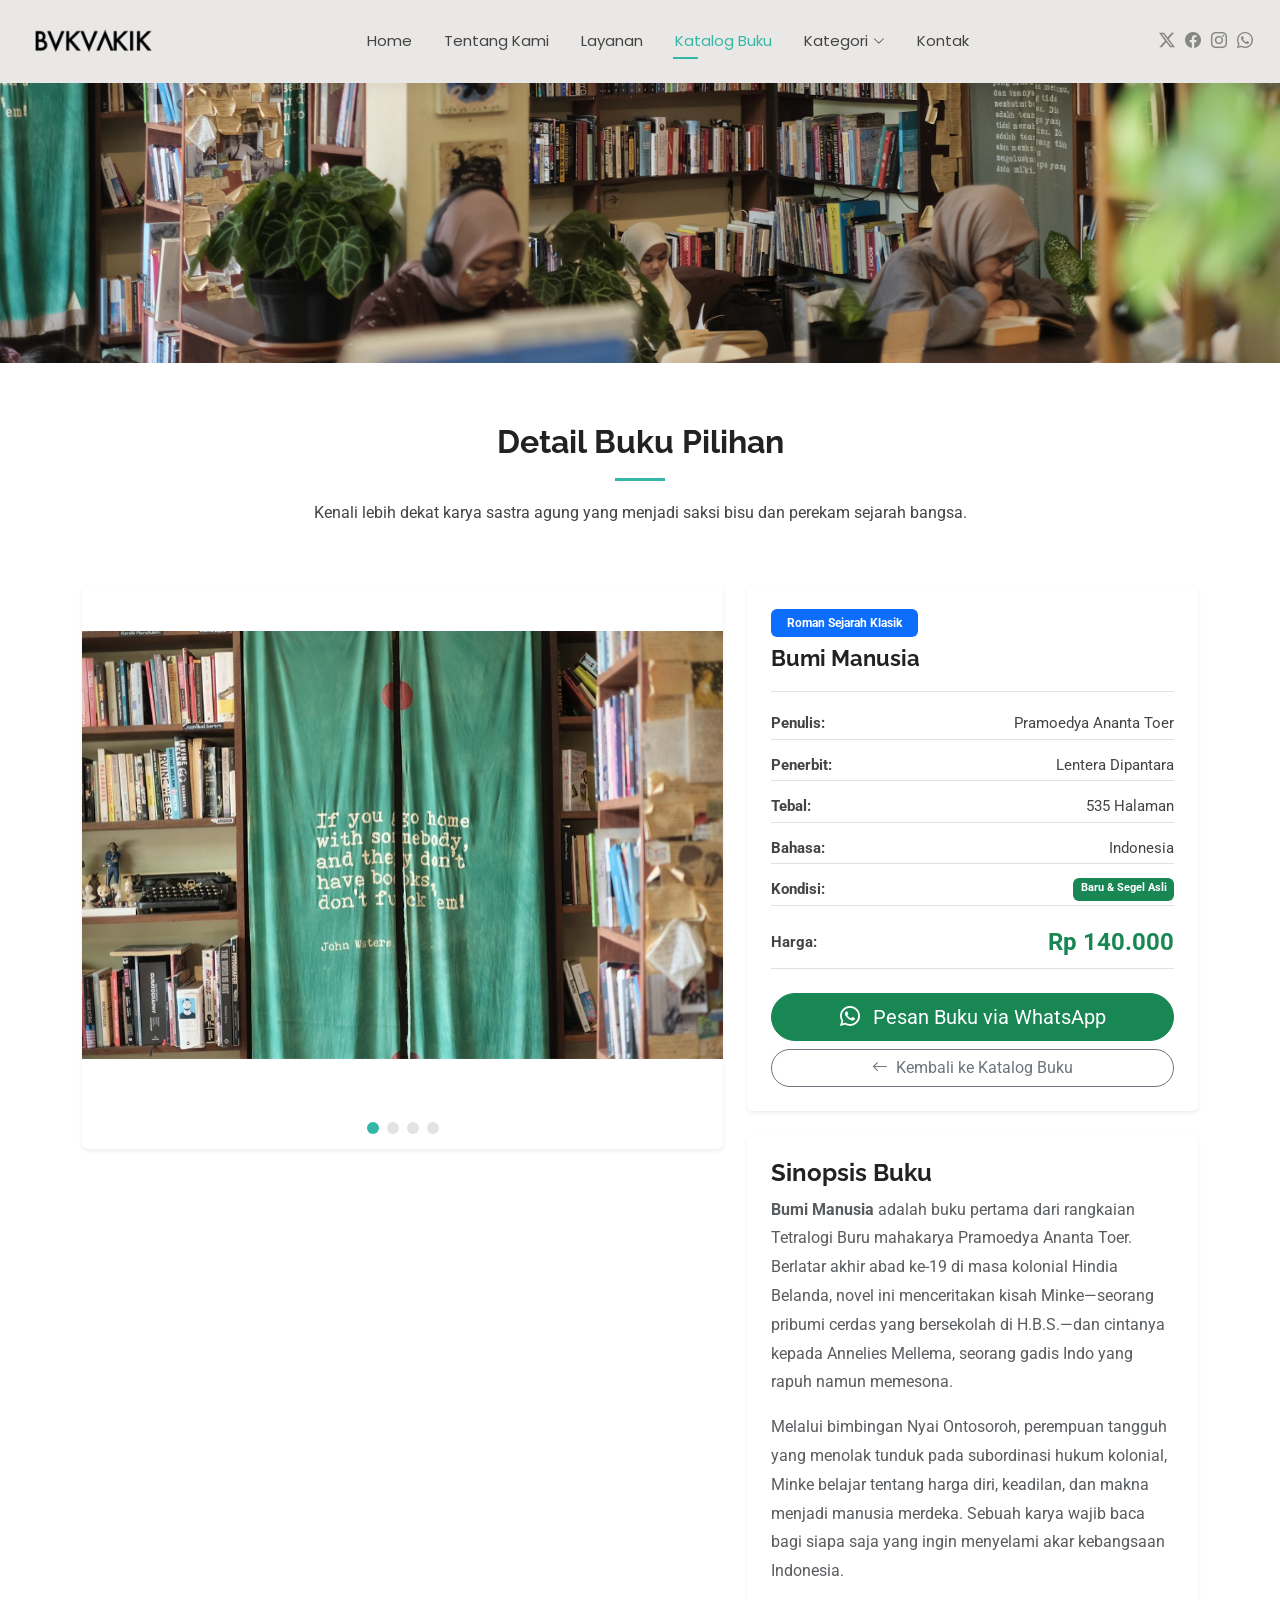
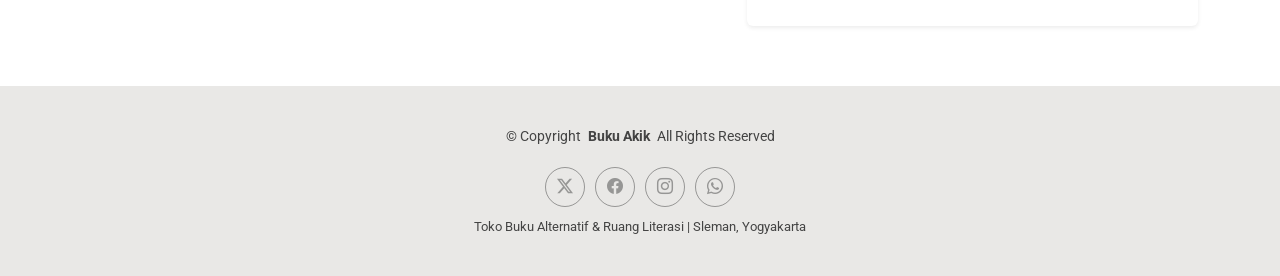
<file: portfolio-details.html>
<!DOCTYPE html>
<html lang="id">

<head>
  <meta charset="utf-8">
  <meta content="width=device-width, initial-scale=1.0" name="viewport">
  <title>Detail Buku: Bumi Manusia - Buku Akik</title>
  <meta name="description" content="Detail dan sinopsis buku Bumi Manusia karya Pramoedya Ananta Toer di Buku Akik. Pesan buku asli dengan pengiriman ke seluruh Indonesia.">
  <meta name="keywords" content="Bumi Manusia, Pramoedya Ananta Toer, Detail Buku, Buku Akik Jogja, Sinopsis Bumi Manusia">

  <!-- Favicons -->
  <link href="assets/img/babi.png" rel="icon" type="image/png">
  <link href="assets/img/babi.png" rel="apple-touch-icon">

  <!-- Fonts -->
  <link href="https://fonts.googleapis.com" rel="preconnect">
  <link href="https://fonts.gstatic.com" rel="preconnect" crossorigin>
  <link href="https://fonts.googleapis.com/css2?family=Roboto:ital,wght@0,100;0,300;0,400;0,500;0,700;0,900;1,100;1,300;1,400;1,500;1,700;1,900&family=Poppins:ital,wght@0,100;0,200;0,300;0,400;0,500;0,600;0,700;0,800;0,900;1,100;1,200;1,300;1,400;1,500;1,600;1,700;1,800;1,900&family=Raleway:ital,wght@0,100;0,200;0,300;0,400;0,500;0,600;0,700;0,800;0,900;1,100;1,200;1,300;1,400;1,500;1,600;1,700;1,800;1,900&display=swap" rel="stylesheet">

  <!-- Vendor CSS Files -->
  <link href="assets/vendor/bootstrap/css/bootstrap.min.css" rel="stylesheet">
  <link href="assets/vendor/bootstrap-icons/bootstrap-icons.css" rel="stylesheet">
  <link href="assets/vendor/aos/aos.css" rel="stylesheet">
  <link href="assets/vendor/swiper/swiper-bundle.min.css" rel="stylesheet">
  <link href="assets/vendor/glightbox/css/glightbox.min.css" rel="stylesheet">

  <!-- Main CSS File -->
  <link href="assets/css/main.css" rel="stylesheet">
</head>

<body class="portfolio-details-page">

  <header id="header" class="header d-flex align-items-center light-background sticky-top">
    <div class="container-fluid position-relative d-flex align-items-center justify-content-between">

      <a href="index.html" class="logo d-flex align-items-center me-auto me-xl-0">
        <img src="assets/img/logo akik.png" alt="Logo Buku Akik">
      </a>

      <nav id="navmenu" class="navmenu">
        <ul>
          <li><a href="index.html">Home</a></li>
          <li><a href="about.html">Tentang Kami</a></li>
          <li><a href="services.html">Layanan</a></li>
          <li><a href="portfolio.html" class="active">Katalog Buku</a></li>
          <li class="dropdown"><a href="portfolio.html"><span>Kategori</span> <i class="bi bi-chevron-down toggle-dropdown"></i></a>
            <ul>
              <li><a href="portfolio.html">Semua Koleksi</a></li>
              <li><a href="portfolio.html">Sastra &amp; Puisi</a></li>
              <li><a href="portfolio.html">Filsafat &amp; Teori</a></li>
              <li><a href="portfolio.html">Sejarah &amp; Sosial</a></li>
              <li><a href="portfolio.html">Koleksi Khusus</a></li>
            </ul>
          </li>
          <li><a href="contact.html">Kontak</a></li>
        </ul>
        <i class="mobile-nav-toggle d-xl-none bi bi-list"></i>
      </nav>

      <div class="header-social-links">
        <a href="https://x.com/bukuakik" target="_blank" class="twitter" title="X"><i class="bi bi-twitter-x"></i></a>
        <a href="https://www.facebook.com/bukuakikbookstore/videos/" target="_blank" class="facebook" title="Facebook"><i class="bi bi-facebook"></i></a>
        <a href="https://www.instagram.com/bukuakik/" target="_blank" class="instagram" title="Instagram"><i class="bi bi-instagram"></i></a>
        <a href="https://api.whatsapp.com/send/?phone=6285128032015&amp;text&amp;type=phone_number&amp;app_absent=0" target="_blank" class="whatsapp" title="WhatsApp"><i class="bi bi-whatsapp"></i></a>
      </div>

    </div>
  </header>

  <main class="main">

    <!-- Page Banner -->
    <div class="page-banner">
      <img src="assets/img/bg4.JPG" alt="Buku Akik">
    </div>

    <!-- Portfolio Details Section -->
    <section id="portfolio-details" class="portfolio-details section">

      <!-- Section Title -->
      <div class="container section-title" data-aos="fade-up">
        <h2>Detail Buku Pilihan</h2>
        <p>Kenali lebih dekat karya sastra agung yang menjadi saksi bisu dan perekam sejarah bangsa.</p>
      </div><!-- End Section Title -->

      <div class="container" data-aos="fade-up" data-aos-delay="100">

        <div class="row gy-4">

          <div class="col-lg-7">
            <div class="portfolio-details-slider swiper init-swiper rounded shadow-sm overflow-hidden">

              <script type="application/json" class="swiper-config">
                {
                  "loop": true,
                  "speed": 600,
                  "autoplay": {
                    "delay": 4000
                  },
                  "slidesPerView": "auto",
                  "pagination": {
                    "el": ".swiper-pagination",
                    "type": "bullets",
                    "clickable": true
                  }
                }
              </script>

              <div class="swiper-wrapper align-items-center">

                <div class="swiper-slide">
                  <img src="assets/img/katalog/buku-akik-2.jpg" alt="Bumi Manusia - Buku Akik" class="img-fluid w-100" style="max-height: 520px; object-fit: cover;">
                </div>

                <div class="swiper-slide">
                  <img src="assets/img/katalog/buku-akik-1.jpg" alt="Koleksi Sastra Buku Akik" class="img-fluid w-100" style="max-height: 520px; object-fit: cover;">
                </div>

                <div class="swiper-slide">
                  <img src="assets/img/katalog/buku-akik-3.jpg" alt="Sudut Koleksi Buku Akik" class="img-fluid w-100" style="max-height: 520px; object-fit: cover;">
                </div>

                <div class="swiper-slide">
                  <img src="assets/img/katalog/buku-akik-4.jpg" alt="Rak Buku Akik" class="img-fluid w-100" style="max-height: 520px; object-fit: cover;">
                </div>

              </div>
              <div class="swiper-pagination"></div>
            </div>
          </div>

          <div class="col-lg-5">
            <div class="portfolio-info rounded p-4 bg-white shadow-sm" data-aos="fade-up" data-aos-delay="200">
              <span class="badge bg-primary px-3 py-2 mb-2">Roman Sejarah Klasik</span>
              <h3 class="fw-bold mb-3">Bumi Manusia</h3>
              <ul class="list-unstyled mb-4">
                <li class="py-1 border-bottom d-flex justify-content-between"><strong>Penulis:</strong> <span>Pramoedya Ananta Toer</span></li>
                <li class="py-1 border-bottom d-flex justify-content-between"><strong>Penerbit:</strong> <span>Lentera Dipantara</span></li>
                <li class="py-1 border-bottom d-flex justify-content-between"><strong>Tebal:</strong> <span>535 Halaman</span></li>
                <li class="py-1 border-bottom d-flex justify-content-between"><strong>Bahasa:</strong> <span>Indonesia</span></li>
                <li class="py-1 border-bottom d-flex justify-content-between"><strong>Kondisi:</strong> <span class="badge bg-success">Baru &amp; Segel Asli</span></li>
                <li class="py-2 border-bottom d-flex justify-content-between align-items-center">
                  <strong>Harga:</strong> 
                  <span class="fs-4 fw-bold text-success">Rp 140.000</span>
                </li>
              </ul>

              <div class="d-grid gap-2">
                <a href="https://wa.me/6281225800080?text=Halo%20Buku%20Akik,%20saya%20ingin%20memesan%20buku%20Bumi%20Manusia%20(Rp%20140.000)" target="_blank" class="btn btn-success btn-lg rounded-pill">
                  <i class="bi bi-whatsapp me-2"></i> Pesan Buku via WhatsApp
                </a>
                <a href="portfolio.html" class="btn btn-outline-secondary rounded-pill">
                  <i class="bi bi-arrow-left me-1"></i> Kembali ke Katalog Buku
                </a>
              </div>
            </div>

            <div class="portfolio-description mt-4 p-4 rounded bg-white shadow-sm" data-aos="fade-up" data-aos-delay="300">
              <h4 class="fw-bold mb-2">Sinopsis Buku</h4>
              <p class="text-muted" style="line-height: 1.8;">
                <strong>Bumi Manusia</strong> adalah buku pertama dari rangkaian Tetralogi Buru mahakarya Pramoedya Ananta Toer. Berlatar akhir abad ke-19 di masa kolonial Hindia Belanda, novel ini menceritakan kisah Minke—seorang pribumi cerdas yang bersekolah di H.B.S.—dan cintanya kepada Annelies Mellema, seorang gadis Indo yang rapuh namun memesona.
              </p>
              <p class="text-muted" style="line-height: 1.8;">
                Melalui bimbingan Nyai Ontosoroh, perempuan tangguh yang menolak tunduk pada subordinasi hukum kolonial, Minke belajar tentang harga diri, keadilan, dan makna menjadi manusia merdeka. Sebuah karya wajib baca bagi siapa saja yang ingin menyelami akar kebangsaan Indonesia.
              </p>
            </div>
          </div>

        </div>

      </div>

    </section><!-- /Portfolio Details Section -->

  </main>

  <footer id="footer" class="footer light-background">

    <div class="container">
      <div class="copyright text-center ">
        <p>© <span>Copyright</span> <strong class="px-1 sitename">Buku Akik</strong> <span>All Rights Reserved<br></span></p>
      </div>
      <div class="social-links d-flex justify-content-center">
        <a href="https://x.com/bukuakik" target="_blank" title="X"><i class="bi bi-twitter-x"></i></a>
        <a href="https://www.facebook.com/bukuakikbookstore/videos/" target="_blank" title="Facebook"><i class="bi bi-facebook"></i></a>
        <a href="https://www.instagram.com/bukuakik/" target="_blank" title="Instagram"><i class="bi bi-instagram"></i></a>
        <a href="https://api.whatsapp.com/send/?phone=6285128032015&amp;text&amp;type=phone_number&amp;app_absent=0" target="_blank" title="WhatsApp"><i class="bi bi-whatsapp"></i></a>
      </div>
      <div class="credits">
        Toko Buku Alternatif &amp; Ruang Literasi | Sleman, Yogyakarta
      </div>
    </div>

  </footer>

  <!-- Scroll Top -->
  <a href="#" id="scroll-top" class="scroll-top d-flex align-items-center justify-content-center"><i class="bi bi-arrow-up-short"></i></a>

  <!-- Preloader -->
  <div id="preloader"></div>

  <!-- Vendor JS Files -->
  <script src="assets/vendor/bootstrap/js/bootstrap.bundle.min.js"></script>
  <script src="assets/vendor/php-email-form/validate.js"></script>
  <script src="assets/vendor/aos/aos.js"></script>
  <script src="assets/vendor/waypoints/noframework.waypoints.js"></script>
  <script src="assets/vendor/purecounter/purecounter_vanilla.js"></script>
  <script src="assets/vendor/swiper/swiper-bundle.min.js"></script>
  <script src="assets/vendor/glightbox/js/glightbox.min.js"></script>
  <script src="assets/vendor/imagesloaded/imagesloaded.pkgd.min.js"></script>
  <script src="assets/vendor/isotope-layout/isotope.pkgd.min.js"></script>

  <!-- Main JS File -->
  <script src="assets/js/main.js"></script>

</body>

</html>
</file>
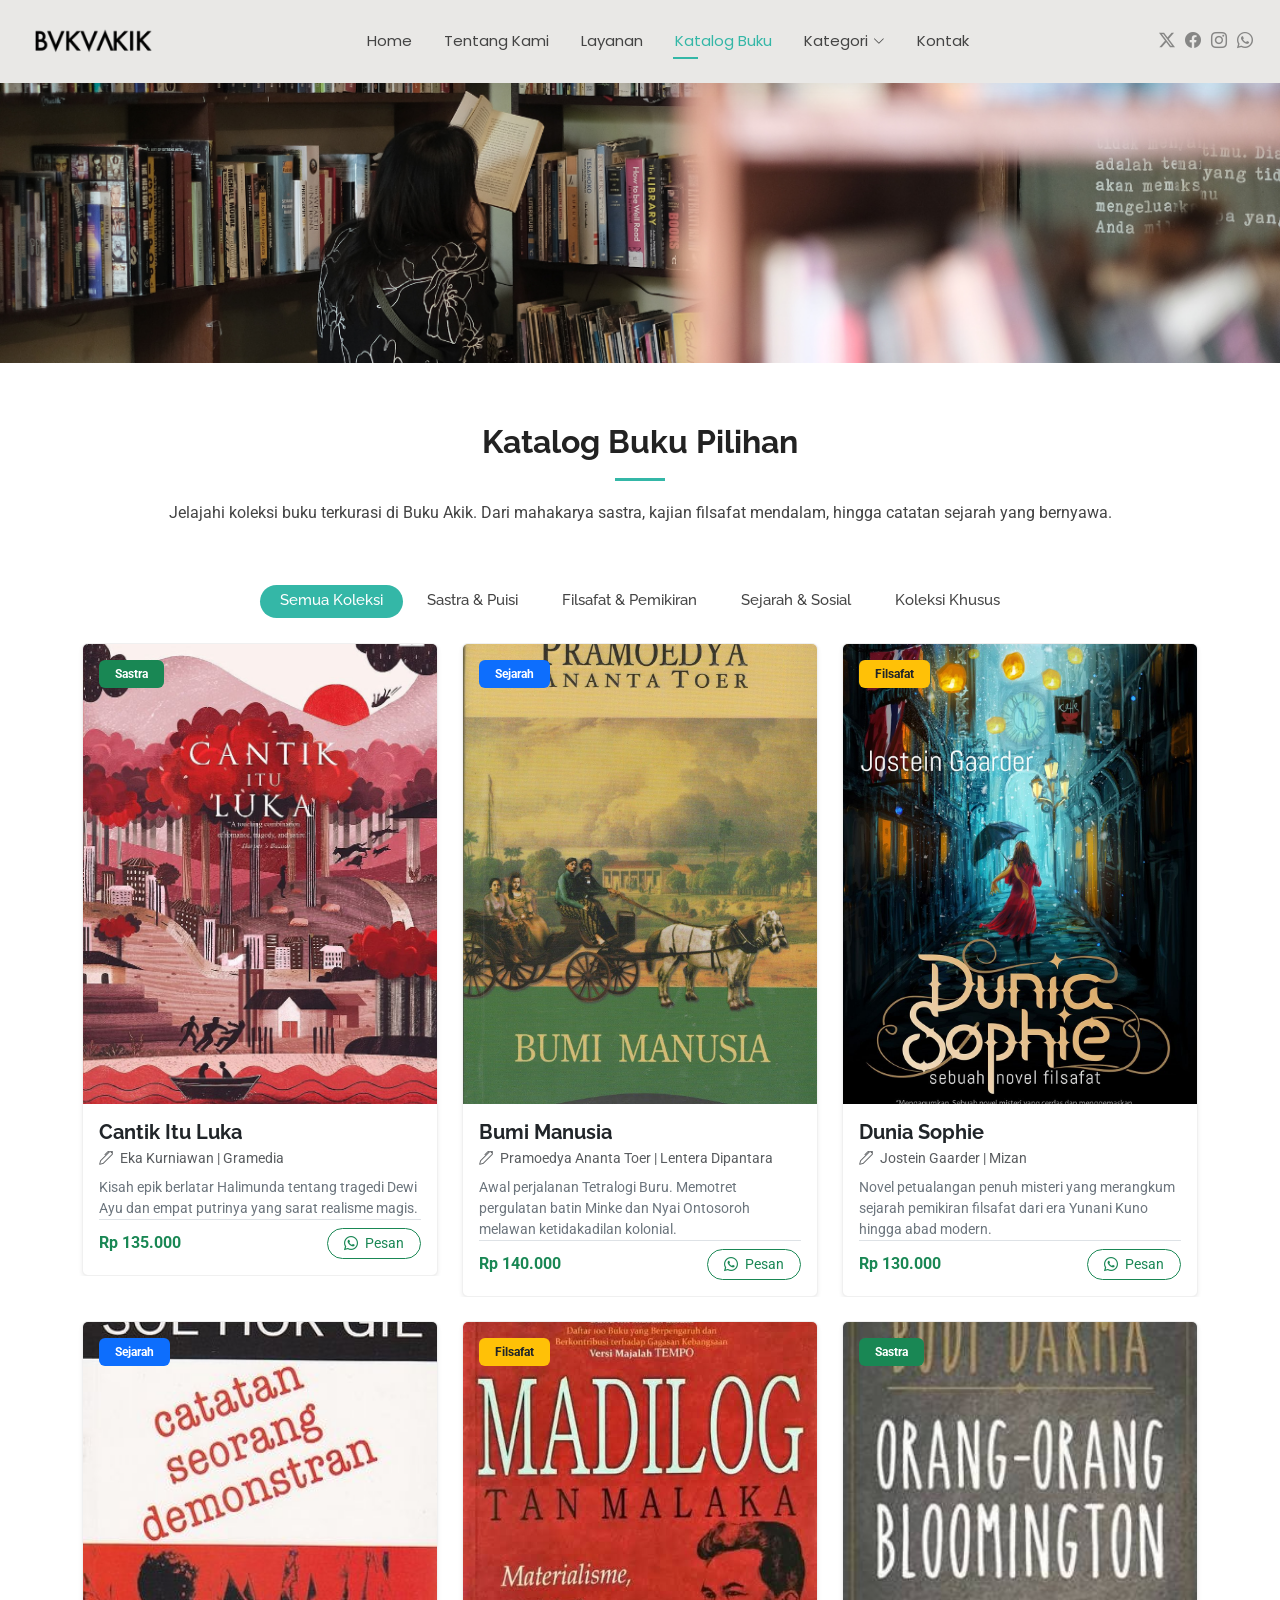
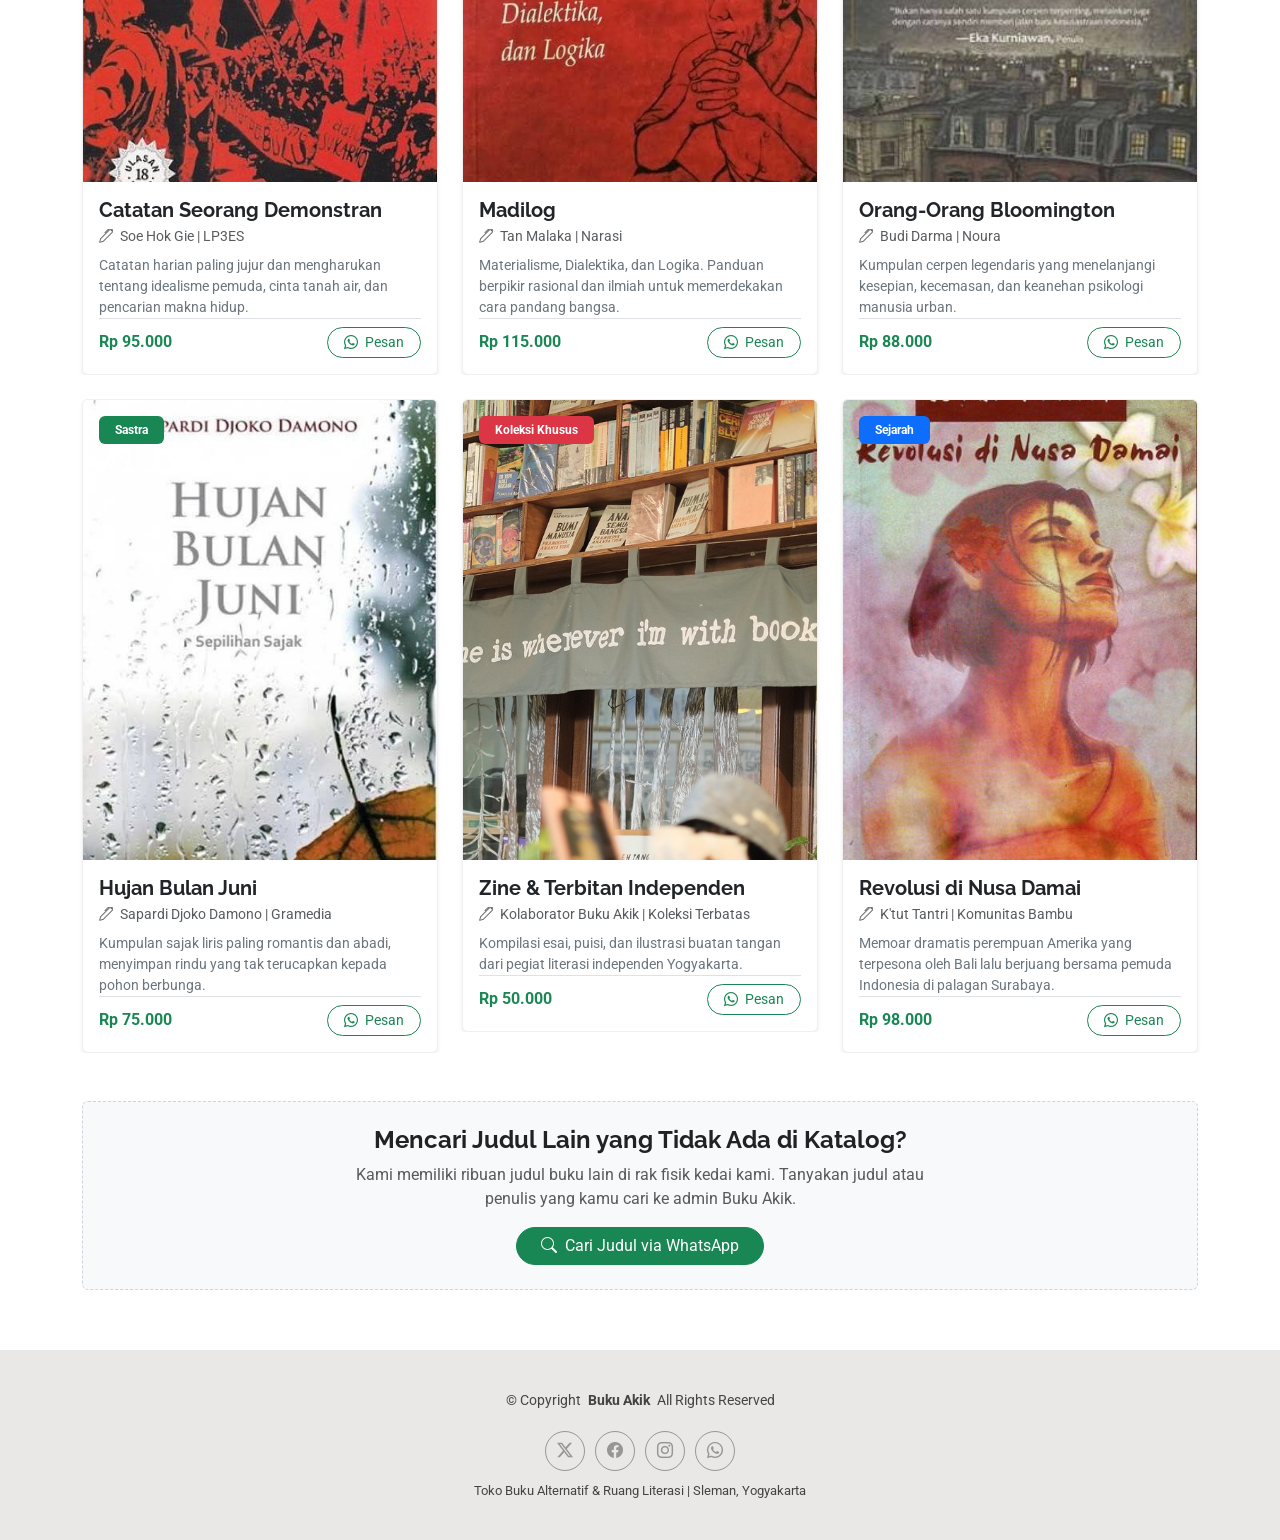
<file: portfolio.html>
<!DOCTYPE html>
<html lang="id">

<head>
  <meta charset="utf-8">
  <meta content="width=device-width, initial-scale=1.0" name="viewport">
  <title>Katalog Buku - Buku Akik</title>
  <meta name="description" content="Katalog Buku Akik - Koleksi pilihan buku sastra, filsafat, sejarah, arsip langka, dan pemikiran sosial kritis yang tersedia di Toko Buku Akik Yogyakarta.">
  <meta name="keywords" content="Katalog Buku Akik, Buku Sastra, Buku Filsafat, Buku Sejarah, Buku Akik Jogja, Beli Buku Online">

  <!-- Favicons -->
  <link href="assets/img/babi.png" rel="icon" type="image/png">
  <link href="assets/img/babi.png" rel="apple-touch-icon">

  <!-- Fonts -->
  <link href="https://fonts.googleapis.com" rel="preconnect">
  <link href="https://fonts.gstatic.com" rel="preconnect" crossorigin>
  <link href="https://fonts.googleapis.com/css2?family=Roboto:ital,wght@0,100;0,300;0,400;0,500;0,700;0,900;1,100;1,300;1,400;1,500;1,700;1,900&family=Poppins:ital,wght@0,100;0,200;0,300;0,400;0,500;0,600;0,700;0,800;0,900;1,100;1,200;1,300;1,400;1,500;1,600;1,700;1,800;1,900&family=Raleway:ital,wght@0,100;0,200;0,300;0,400;0,500;0,600;0,700;0,800;0,900;1,100;1,200;1,300;1,400;1,500;1,600;1,700;1,800;1,900&display=swap" rel="stylesheet">

  <!-- Vendor CSS Files -->
  <link href="assets/vendor/bootstrap/css/bootstrap.min.css" rel="stylesheet">
  <link href="assets/vendor/bootstrap-icons/bootstrap-icons.css" rel="stylesheet">
  <link href="assets/vendor/aos/aos.css" rel="stylesheet">
  <link href="assets/vendor/swiper/swiper-bundle.min.css" rel="stylesheet">
  <link href="assets/vendor/glightbox/css/glightbox.min.css" rel="stylesheet">

  <!-- Main CSS File -->
  <link href="assets/css/main.css" rel="stylesheet">
</head>

<body class="portfolio-page">

  <header id="header" class="header d-flex align-items-center light-background sticky-top">
    <div class="container-fluid position-relative d-flex align-items-center justify-content-between">

      <a href="index.html" class="logo d-flex align-items-center me-auto me-xl-0">
        <img src="assets/img/logo akik.png" alt="Logo Buku Akik">
      </a>

      <nav id="navmenu" class="navmenu">
        <ul>
          <li><a href="index.html">Home</a></li>
          <li><a href="about.html">Tentang Kami</a></li>
          <li><a href="services.html">Layanan</a></li>
          <li><a href="portfolio.html" class="active">Katalog Buku</a></li>
          <li class="dropdown"><a href="portfolio.html"><span>Kategori</span> <i class="bi bi-chevron-down toggle-dropdown"></i></a>
            <ul>
              <li><a href="portfolio.html">Semua Koleksi</a></li>
              <li><a href="portfolio.html">Sastra &amp; Puisi</a></li>
              <li><a href="portfolio.html">Filsafat &amp; Teori</a></li>
              <li><a href="portfolio.html">Sejarah &amp; Sosial</a></li>
              <li><a href="portfolio.html">Koleksi Khusus</a></li>
            </ul>
          </li>
          <li><a href="contact.html">Kontak</a></li>
        </ul>
        <i class="mobile-nav-toggle d-xl-none bi bi-list"></i>
      </nav>

      <div class="header-social-links">
        <a href="https://x.com/bukuakik" target="_blank" class="twitter" title="X"><i class="bi bi-twitter-x"></i></a>
        <a href="https://www.facebook.com/bukuakikbookstore/videos/" target="_blank" class="facebook" title="Facebook"><i class="bi bi-facebook"></i></a>
        <a href="https://www.instagram.com/bukuakik/" target="_blank" class="instagram" title="Instagram"><i class="bi bi-instagram"></i></a>
        <a href="https://api.whatsapp.com/send/?phone=6285128032015&amp;text&amp;type=phone_number&amp;app_absent=0" target="_blank" class="whatsapp" title="WhatsApp"><i class="bi bi-whatsapp"></i></a>
      </div>

    </div>
  </header>

  <main class="main">

    <!-- Page Banner -->
    <div class="page-banner portfolio-page-banner">
      <img src="assets/img/bg6.JPG" alt="Katalog Buku Akik">
    </div>

    <!-- Portfolio Section (Katalog Buku) -->
    <section id="portfolio" class="portfolio section">

      <!-- Section Title -->
      <div class="container section-title" data-aos="fade-up">
        <h2>Katalog Buku Pilihan</h2>
        <p>Jelajahi koleksi buku terkurasi di Buku Akik. Dari mahakarya sastra, kajian filsafat mendalam, hingga catatan sejarah yang bernyawa.</p>
      </div><!-- End Section Title -->

      <div class="container">

        <div class="isotope-layout" data-default-filter="*" data-layout="masonry" data-sort="original-order">

          <ul class="portfolio-filters isotope-filters" data-aos="fade-up" data-aos-delay="100">
            <li data-filter="*" class="filter-active">Semua Koleksi</li>
            <li data-filter=".filter-sastra">Sastra &amp; Puisi</li>
            <li data-filter=".filter-filsafat">Filsafat &amp; Pemikiran</li>
            <li data-filter=".filter-sejarah">Sejarah &amp; Sosial</li>
            <li data-filter=".filter-khusus">Koleksi Khusus</li>
          </ul><!-- End Portfolio Filters -->

          <div class="row gy-4 isotope-container" data-aos="fade-up" data-aos-delay="200">

            <!-- Item 1: Cantik Itu Luka -->
            <div class="col-lg-4 col-md-6 portfolio-item isotope-item filter-sastra">
              <div class="card h-100 border-0 shadow-sm overflow-hidden">
                <div class="position-relative overflow-hidden">
                  <img src="assets/img/cantik itu luka.jpg" class="img-fluid w-100" alt="Cantik Itu Luka - Eka Kurniawan" style="height: 460px; object-fit: cover;">
                  <span class="badge bg-success position-absolute top-0 start-0 m-3 px-3 py-2">Sastra</span>
                  <div class="portfolio-info">
                    <h4>Cantik Itu Luka</h4>
                    <p>Eka Kurniawan &bull; Rp 135.000</p>
                    <a href="assets/img/cantik itu luka.jpg" title="Cantik Itu Luka - Eka Kurniawan (Koleksi Buku Akik)" data-gallery="portfolio-gallery-buku" class="glightbox preview-link"><i class="bi bi-zoom-in"></i></a>
                    <a href="portfolio-details.html" title="Detail Buku &amp; Cara Pesan" class="details-link"><i class="bi bi-link-45deg"></i></a>
                  </div>
                </div>
                <div class="card-body p-3 d-flex flex-column justify-content-between">
                  <div>
                    <h5 class="card-title fw-bold mb-1">Cantik Itu Luka</h5>
                    <p class="text-muted small mb-2"><i class="bi bi-pen me-1"></i> Eka Kurniawan | Gramedia</p>
                    <p class="card-text small text-secondary">Kisah epik berlatar Halimunda tentang tragedi Dewi Ayu dan empat putrinya yang sarat realisme magis.</p>
                  </div>
                  <div class="d-flex justify-content-between align-items-center pt-2 border-top">
                    <span class="fw-bold text-success">Rp 135.000</span>
                    <a href="https://wa.me/6281225800080?text=Halo%20Buku%20Akik,%20saya%20ingin%20memesan%20buku%20Cantik%20Itu%20Luka%20karya%20Eka%20Kurniawan" target="_blank" class="btn btn-sm btn-outline-success rounded-pill px-3">
                      <i class="bi bi-whatsapp me-1"></i> Pesan
                    </a>
                  </div>
                </div>
              </div>
            </div><!-- End Portfolio Item -->

            <!-- Item 2: Bumi Manusia -->
            <div class="col-lg-4 col-md-6 portfolio-item isotope-item filter-sejarah">
              <div class="card h-100 border-0 shadow-sm overflow-hidden">
                <div class="position-relative overflow-hidden">
                  <img src="assets/img/bumi manusia.jpg" class="img-fluid w-100" alt="Bumi Manusia - Pramoedya Ananta Toer" style="height: 460px; object-fit: cover;">
                  <span class="badge bg-primary position-absolute top-0 start-0 m-3 px-3 py-2">Sejarah</span>
                  <div class="portfolio-info">
                    <h4>Bumi Manusia</h4>
                    <p>Pramoedya Ananta Toer &bull; Rp 140.000</p>
                    <a href="assets/img/bumi manusia.jpg" title="Bumi Manusia - Pramoedya Ananta Toer (Koleksi Buku Akik)" data-gallery="portfolio-gallery-buku" class="glightbox preview-link"><i class="bi bi-zoom-in"></i></a>
                    <a href="portfolio-details.html" title="Detail Buku &amp; Cara Pesan" class="details-link"><i class="bi bi-link-45deg"></i></a>
                  </div>
                </div>
                <div class="card-body p-3 d-flex flex-column justify-content-between">
                  <div>
                    <h5 class="card-title fw-bold mb-1">Bumi Manusia</h5>
                    <p class="text-muted small mb-2"><i class="bi bi-pen me-1"></i> Pramoedya Ananta Toer | Lentera Dipantara</p>
                    <p class="card-text small text-secondary">Awal perjalanan Tetralogi Buru. Memotret pergulatan batin Minke dan Nyai Ontosoroh melawan ketidakadilan kolonial.</p>
                  </div>
                  <div class="d-flex justify-content-between align-items-center pt-2 border-top">
                    <span class="fw-bold text-success">Rp 140.000</span>
                    <a href="https://wa.me/6281225800080?text=Halo%20Buku%20Akik,%20saya%20ingin%20memesan%20buku%20Bumi%20Manusia%20karya%20Pramoedya%20Ananta%20Toer" target="_blank" class="btn btn-sm btn-outline-success rounded-pill px-3">
                      <i class="bi bi-whatsapp me-1"></i> Pesan
                    </a>
                  </div>
                </div>
              </div>
            </div><!-- End Portfolio Item -->

            <!-- Item 3: Dunia Sophie -->
            <div class="col-lg-4 col-md-6 portfolio-item isotope-item filter-filsafat">
              <div class="card h-100 border-0 shadow-sm overflow-hidden">
                <div class="position-relative overflow-hidden">
                  <img src="assets/img/Dunia Shopie.jpg" class="img-fluid w-100" alt="Dunia Sophie - Jostein Gaarder" style="height: 460px; object-fit: cover;">
                  <span class="badge bg-warning text-dark position-absolute top-0 start-0 m-3 px-3 py-2">Filsafat</span>
                  <div class="portfolio-info">
                    <h4>Dunia Sophie</h4>
                    <p>Jostein Gaarder &bull; Rp 130.000</p>
                    <a href="assets/img/Dunia Shopie.jpg" title="Dunia Sophie - Jostein Gaarder (Koleksi Buku Akik)" data-gallery="portfolio-gallery-buku" class="glightbox preview-link"><i class="bi bi-zoom-in"></i></a>
                    <a href="portfolio-details.html" title="Detail Buku &amp; Cara Pesan" class="details-link"><i class="bi bi-link-45deg"></i></a>
                  </div>
                </div>
                <div class="card-body p-3 d-flex flex-column justify-content-between">
                  <div>
                    <h5 class="card-title fw-bold mb-1">Dunia Sophie</h5>
                    <p class="text-muted small mb-2"><i class="bi bi-pen me-1"></i> Jostein Gaarder | Mizan</p>
                    <p class="card-text small text-secondary">Novel petualangan penuh misteri yang merangkum sejarah pemikiran filsafat dari era Yunani Kuno hingga abad modern.</p>
                  </div>
                  <div class="d-flex justify-content-between align-items-center pt-2 border-top">
                    <span class="fw-bold text-success">Rp 130.000</span>
                    <a href="https://wa.me/6281225800080?text=Halo%20Buku%20Akik,%20saya%20ingin%20memesan%20buku%20Dunia%20Sophie%20karya%20Jostein%20Gaarder" target="_blank" class="btn btn-sm btn-outline-success rounded-pill px-3">
                      <i class="bi bi-whatsapp me-1"></i> Pesan
                    </a>
                  </div>
                </div>
              </div>
            </div><!-- End Portfolio Item -->

            <!-- Item 4: Catatan Seorang Demonstran -->
            <div class="col-lg-4 col-md-6 portfolio-item isotope-item filter-sejarah">
              <div class="card h-100 border-0 shadow-sm overflow-hidden">
                <div class="position-relative overflow-hidden">
                  <img src="assets/img/Catatan Seorang Demonstran.jpg" class="img-fluid w-100" alt="Catatan Seorang Demonstran - Soe Hok Gie" style="height: 460px; object-fit: cover;">
                  <span class="badge bg-primary position-absolute top-0 start-0 m-3 px-3 py-2">Sejarah</span>
                  <div class="portfolio-info">
                    <h4>Catatan Seorang Demonstran</h4>
                    <p>Soe Hok Gie &bull; Rp 95.000</p>
                    <a href="assets/img/Catatan Seorang Demonstran.jpg" title="Catatan Seorang Demonstran - Soe Hok Gie (Koleksi Buku Akik)" data-gallery="portfolio-gallery-buku" class="glightbox preview-link"><i class="bi bi-zoom-in"></i></a>
                    <a href="portfolio-details.html" title="Detail Buku &amp; Cara Pesan" class="details-link"><i class="bi bi-link-45deg"></i></a>
                  </div>
                </div>
                <div class="card-body p-3 d-flex flex-column justify-content-between">
                  <div>
                    <h5 class="card-title fw-bold mb-1">Catatan Seorang Demonstran</h5>
                    <p class="text-muted small mb-2"><i class="bi bi-pen me-1"></i> Soe Hok Gie | LP3ES</p>
                    <p class="card-text small text-secondary">Catatan harian paling jujur dan mengharukan tentang idealisme pemuda, cinta tanah air, dan pencarian makna hidup.</p>
                  </div>
                  <div class="d-flex justify-content-between align-items-center pt-2 border-top">
                    <span class="fw-bold text-success">Rp 95.000</span>
                    <a href="https://wa.me/6281225800080?text=Halo%20Buku%20Akik,%20saya%20ingin%20memesan%20buku%20Catatan%20Seorang%20Demonstran%20karya%20Soe%20Hok%20Gie" target="_blank" class="btn btn-sm btn-outline-success rounded-pill px-3">
                      <i class="bi bi-whatsapp me-1"></i> Pesan
                    </a>
                  </div>
                </div>
              </div>
            </div><!-- End Portfolio Item -->

            <!-- Item 5: Madilog -->
            <div class="col-lg-4 col-md-6 portfolio-item isotope-item filter-filsafat">
              <div class="card h-100 border-0 shadow-sm overflow-hidden">
                <div class="position-relative overflow-hidden">
                  <img src="assets/img/Madilog.jpg" class="img-fluid w-100" alt="Madilog - Tan Malaka" style="height: 460px; object-fit: cover;">
                  <span class="badge bg-warning text-dark position-absolute top-0 start-0 m-3 px-3 py-2">Filsafat</span>
                  <div class="portfolio-info">
                    <h4>Madilog</h4>
                    <p>Tan Malaka &bull; Rp 115.000</p>
                    <a href="assets/img/Madilog.jpg" title="Madilog - Tan Malaka (Koleksi Buku Akik)" data-gallery="portfolio-gallery-buku" class="glightbox preview-link"><i class="bi bi-zoom-in"></i></a>
                    <a href="portfolio-details.html" title="Detail Buku &amp; Cara Pesan" class="details-link"><i class="bi bi-link-45deg"></i></a>
                  </div>
                </div>
                <div class="card-body p-3 d-flex flex-column justify-content-between">
                  <div>
                    <h5 class="card-title fw-bold mb-1">Madilog</h5>
                    <p class="text-muted small mb-2"><i class="bi bi-pen me-1"></i> Tan Malaka | Narasi</p>
                    <p class="card-text small text-secondary">Materialisme, Dialektika, dan Logika. Panduan berpikir rasional dan ilmiah untuk memerdekakan cara pandang bangsa.</p>
                  </div>
                  <div class="d-flex justify-content-between align-items-center pt-2 border-top">
                    <span class="fw-bold text-success">Rp 115.000</span>
                    <a href="https://wa.me/6281225800080?text=Halo%20Buku%20Akik,%20saya%20ingin%20memesan%20buku%20Madilog%20karya%20Tan%20Malaka" target="_blank" class="btn btn-sm btn-outline-success rounded-pill px-3">
                      <i class="bi bi-whatsapp me-1"></i> Pesan
                    </a>
                  </div>
                </div>
              </div>
            </div><!-- End Portfolio Item -->

            <!-- Item 6: Orang-Orang Bloomington -->
            <div class="col-lg-4 col-md-6 portfolio-item isotope-item filter-sastra">
              <div class="card h-100 border-0 shadow-sm overflow-hidden">
                <div class="position-relative overflow-hidden">
                  <img src="assets/img/Orang-Orang Bloomington.jpg" class="img-fluid w-100" alt="Orang-Orang Bloomington - Budi Darma" style="height: 460px; object-fit: cover;">
                  <span class="badge bg-success position-absolute top-0 start-0 m-3 px-3 py-2">Sastra</span>
                  <div class="portfolio-info">
                    <h4>Orang-Orang Bloomington</h4>
                    <p>Budi Darma &bull; Rp 88.000</p>
                    <a href="assets/img/Orang-Orang Bloomington.jpg" title="Orang-Orang Bloomington - Budi Darma (Koleksi Buku Akik)" data-gallery="portfolio-gallery-buku" class="glightbox preview-link"><i class="bi bi-zoom-in"></i></a>
                    <a href="portfolio-details.html" title="Detail Buku &amp; Cara Pesan" class="details-link"><i class="bi bi-link-45deg"></i></a>
                  </div>
                </div>
                <div class="card-body p-3 d-flex flex-column justify-content-between">
                  <div>
                    <h5 class="card-title fw-bold mb-1">Orang-Orang Bloomington</h5>
                    <p class="text-muted small mb-2"><i class="bi bi-pen me-1"></i> Budi Darma | Noura</p>
                    <p class="card-text small text-secondary">Kumpulan cerpen legendaris yang menelanjangi kesepian, kecemasan, dan keanehan psikologi manusia urban.</p>
                  </div>
                  <div class="d-flex justify-content-between align-items-center pt-2 border-top">
                    <span class="fw-bold text-success">Rp 88.000</span>
                    <a href="https://wa.me/6281225800080?text=Halo%20Buku%20Akik,%20saya%20ingin%20memesan%20buku%20Orang-Orang%20Bloomington%20karya%20Budi%20Darma" target="_blank" class="btn btn-sm btn-outline-success rounded-pill px-3">
                      <i class="bi bi-whatsapp me-1"></i> Pesan
                    </a>
                  </div>
                </div>
              </div>
            </div><!-- End Portfolio Item -->

            <!-- Item 7: Hujan Bulan Juni -->
            <div class="col-lg-4 col-md-6 portfolio-item isotope-item filter-sastra">
              <div class="card h-100 border-0 shadow-sm overflow-hidden">
                <div class="position-relative overflow-hidden">
                  <img src="assets/img/Hujan Bulan Juni.jpg" class="img-fluid w-100" alt="Hujan Bulan Juni - Sapardi Djoko Damono" style="height: 460px; object-fit: cover;">
                  <span class="badge bg-success position-absolute top-0 start-0 m-3 px-3 py-2">Sastra</span>
                  <div class="portfolio-info">
                    <h4>Hujan Bulan Juni</h4>
                    <p>Sapardi Djoko Damono &bull; Rp 75.000</p>
                    <a href="assets/img/Hujan Bulan Juni.jpg" title="Hujan Bulan Juni - Sapardi Djoko Damono (Koleksi Buku Akik)" data-gallery="portfolio-gallery-buku" class="glightbox preview-link"><i class="bi bi-zoom-in"></i></a>
                    <a href="portfolio-details.html" title="Detail Buku &amp; Cara Pesan" class="details-link"><i class="bi bi-link-45deg"></i></a>
                  </div>
                </div>
                <div class="card-body p-3 d-flex flex-column justify-content-between">
                  <div>
                    <h5 class="card-title fw-bold mb-1">Hujan Bulan Juni</h5>
                    <p class="text-muted small mb-2"><i class="bi bi-pen me-1"></i> Sapardi Djoko Damono | Gramedia</p>
                    <p class="card-text small text-secondary">Kumpulan sajak liris paling romantis dan abadi, menyimpan rindu yang tak terucapkan kepada pohon berbunga.</p>
                  </div>
                  <div class="d-flex justify-content-between align-items-center pt-2 border-top">
                    <span class="fw-bold text-success">Rp 75.000</span>
                    <a href="https://wa.me/6281225800080?text=Halo%20Buku%20Akik,%20saya%20ingin%20memesan%20buku%20Hujan%20Bulan%20Juni%20karya%20Sapardi%20Djoko%20Damono" target="_blank" class="btn btn-sm btn-outline-success rounded-pill px-3">
                      <i class="bi bi-whatsapp me-1"></i> Pesan
                    </a>
                  </div>
                </div>
              </div>
            </div><!-- End Portfolio Item -->

            <!-- Item 8: Zine & Terbitan Independen -->
            <div class="col-lg-4 col-md-6 portfolio-item isotope-item filter-khusus">
              <div class="card h-100 border-0 shadow-sm overflow-hidden">
                <div class="position-relative overflow-hidden">
                  <img src="assets/img/katalog/buku-akik-8.jpg" class="img-fluid w-100" alt="Zine & Terbitan Independen Buku Akik" style="height: 460px; object-fit: cover;">
                  <span class="badge bg-danger position-absolute top-0 start-0 m-3 px-3 py-2">Koleksi Khusus</span>
                  <div class="portfolio-info">
                    <h4>Zine &amp; Terbitan Akik</h4>
                    <p>Edisi Khusus Komunitas &bull; Rp 50.000</p>
                    <a href="assets/img/bg5.JPG" title="Zine &amp; Terbitan Independen (Koleksi Buku Akik)" data-gallery="portfolio-gallery-buku" class="glightbox preview-link"><i class="bi bi-zoom-in"></i></a>
                    <a href="portfolio-details.html" title="Detail Buku &amp; Cara Pesan" class="details-link"><i class="bi bi-link-45deg"></i></a>
                  </div>
                </div>
                <div class="card-body p-3 d-flex flex-column justify-content-between">
                  <div>
                    <h5 class="card-title fw-bold mb-1">Zine &amp; Terbitan Independen</h5>
                    <p class="text-muted small mb-2"><i class="bi bi-pen me-1"></i> Kolaborator Buku Akik | Koleksi Terbatas</p>
                    <p class="card-text small text-secondary">Kompilasi esai, puisi, dan ilustrasi buatan tangan dari pegiat literasi independen Yogyakarta.</p>
                  </div>
                  <div class="d-flex justify-content-between align-items-center pt-2 border-top">
                    <span class="fw-bold text-success">Rp 50.000</span>
                    <a href="https://wa.me/6281225800080?text=Halo%20Buku%20Akik,%20saya%20ingin%20memesan%20Zine%20dan%20Terbitan%20Independen%20Buku%20Akik" target="_blank" class="btn btn-sm btn-outline-success rounded-pill px-3">
                      <i class="bi bi-whatsapp me-1"></i> Pesan
                    </a>
                  </div>
                </div>
              </div>
            </div><!-- End Portfolio Item -->

            <!-- Item 9: Revolusi di Nusa Damai -->
            <div class="col-lg-4 col-md-6 portfolio-item isotope-item filter-sejarah">
              <div class="card h-100 border-0 shadow-sm overflow-hidden">
                <div class="position-relative overflow-hidden">
                  <img src="assets/img/Revolusi di Nusa Damai.jpg" class="img-fluid w-100" alt="Revolusi di Nusa Damai - K'tut Tantri" style="height: 460px; object-fit: cover;">
                  <span class="badge bg-primary position-absolute top-0 start-0 m-3 px-3 py-2">Sejarah</span>
                  <div class="portfolio-info">
                    <h4>Revolusi di Nusa Damai</h4>
                    <p>K'tut Tantri &bull; Rp 98.000</p>
                    <a href="assets/img/Revolusi di Nusa Damai.jpg" title="Revolusi di Nusa Damai - K'tut Tantri (Koleksi Buku Akik)" data-gallery="portfolio-gallery-buku" class="glightbox preview-link"><i class="bi bi-zoom-in"></i></a>
                    <a href="portfolio-details.html" title="Detail Buku &amp; Cara Pesan" class="details-link"><i class="bi bi-link-45deg"></i></a>
                  </div>
                </div>
                <div class="card-body p-3 d-flex flex-column justify-content-between">
                  <div>
                    <h5 class="card-title fw-bold mb-1">Revolusi di Nusa Damai</h5>
                    <p class="text-muted small mb-2"><i class="bi bi-pen me-1"></i> K'tut Tantri | Komunitas Bambu</p>
                    <p class="card-text small text-secondary">Memoar dramatis perempuan Amerika yang terpesona oleh Bali lalu berjuang bersama pemuda Indonesia di palagan Surabaya.</p>
                  </div>
                  <div class="d-flex justify-content-between align-items-center pt-2 border-top">
                    <span class="fw-bold text-success">Rp 98.000</span>
                    <a href="https://wa.me/6281225800080?text=Halo%20Buku%20Akik,%20saya%20ingin%20memesan%20buku%20Revolusi%20di%20Nusa%20Damai%20karya%20K'tut%20Tantri" target="_blank" class="btn btn-sm btn-outline-success rounded-pill px-3">
                      <i class="bi bi-whatsapp me-1"></i> Pesan
                    </a>
                  </div>
                </div>
              </div>
            </div><!-- End Portfolio Item -->

          </div><!-- End Portfolio Container -->

        </div>

        <!-- Custom Order Banner -->
        <div class="mt-5 p-4 rounded text-center" style="background-color: #f7f9fa; border: 1px dashed #cbd5e1;" data-aos="fade-up">
          <h4 class="fw-bold mb-2">Mencari Judul Lain yang Tidak Ada di Katalog?</h4>
          <p class="text-muted mb-3 mx-auto" style="max-width: 600px;">Kami memiliki ribuan judul buku lain di rak fisik kedai kami. Tanyakan judul atau penulis yang kamu cari ke admin Buku Akik.</p>
          <a href="https://wa.me/6281225800080?text=Halo%20Buku%20Akik,%20saya%20sedang%20mencari%20judul%20buku%20ini:" target="_blank" class="btn btn-success rounded-pill px-4">
            <i class="bi bi-search me-1"></i> Cari Judul via WhatsApp
          </a>
        </div>

      </div>

    </section><!-- /Portfolio Section -->

  </main>

  <footer id="footer" class="footer light-background">

    <div class="container">
      <div class="copyright text-center ">
        <p>© <span>Copyright</span> <strong class="px-1 sitename">Buku Akik</strong> <span>All Rights Reserved<br></span></p>
      </div>
      <div class="social-links d-flex justify-content-center">
        <a href="https://x.com/bukuakik" target="_blank" title="X"><i class="bi bi-twitter-x"></i></a>
        <a href="https://www.facebook.com/bukuakikbookstore/videos/" target="_blank" title="Facebook"><i class="bi bi-facebook"></i></a>
        <a href="https://www.instagram.com/bukuakik/" target="_blank" title="Instagram"><i class="bi bi-instagram"></i></a>
        <a href="https://api.whatsapp.com/send/?phone=6285128032015&amp;text&amp;type=phone_number&amp;app_absent=0" target="_blank" title="WhatsApp"><i class="bi bi-whatsapp"></i></a>
      </div>
      <div class="credits">
        Toko Buku Alternatif &amp; Ruang Literasi | Sleman, Yogyakarta
      </div>
    </div>

  </footer>

  <!-- Scroll Top -->
  <a href="#" id="scroll-top" class="scroll-top d-flex align-items-center justify-content-center"><i class="bi bi-arrow-up-short"></i></a>

  <!-- Preloader -->
  <div id="preloader"></div>

  <!-- Vendor JS Files -->
  <script src="assets/vendor/bootstrap/js/bootstrap.bundle.min.js"></script>
  <script src="assets/vendor/php-email-form/validate.js"></script>
  <script src="assets/vendor/aos/aos.js"></script>
  <script src="assets/vendor/waypoints/noframework.waypoints.js"></script>
  <script src="assets/vendor/purecounter/purecounter_vanilla.js"></script>
  <script src="assets/vendor/swiper/swiper-bundle.min.js"></script>
  <script src="assets/vendor/glightbox/js/glightbox.min.js"></script>
  <script src="assets/vendor/imagesloaded/imagesloaded.pkgd.min.js"></script>
  <script src="assets/vendor/isotope-layout/isotope.pkgd.min.js"></script>

  <!-- Main JS File -->
  <script src="assets/js/main.js"></script>

</body>

</html>
</file>
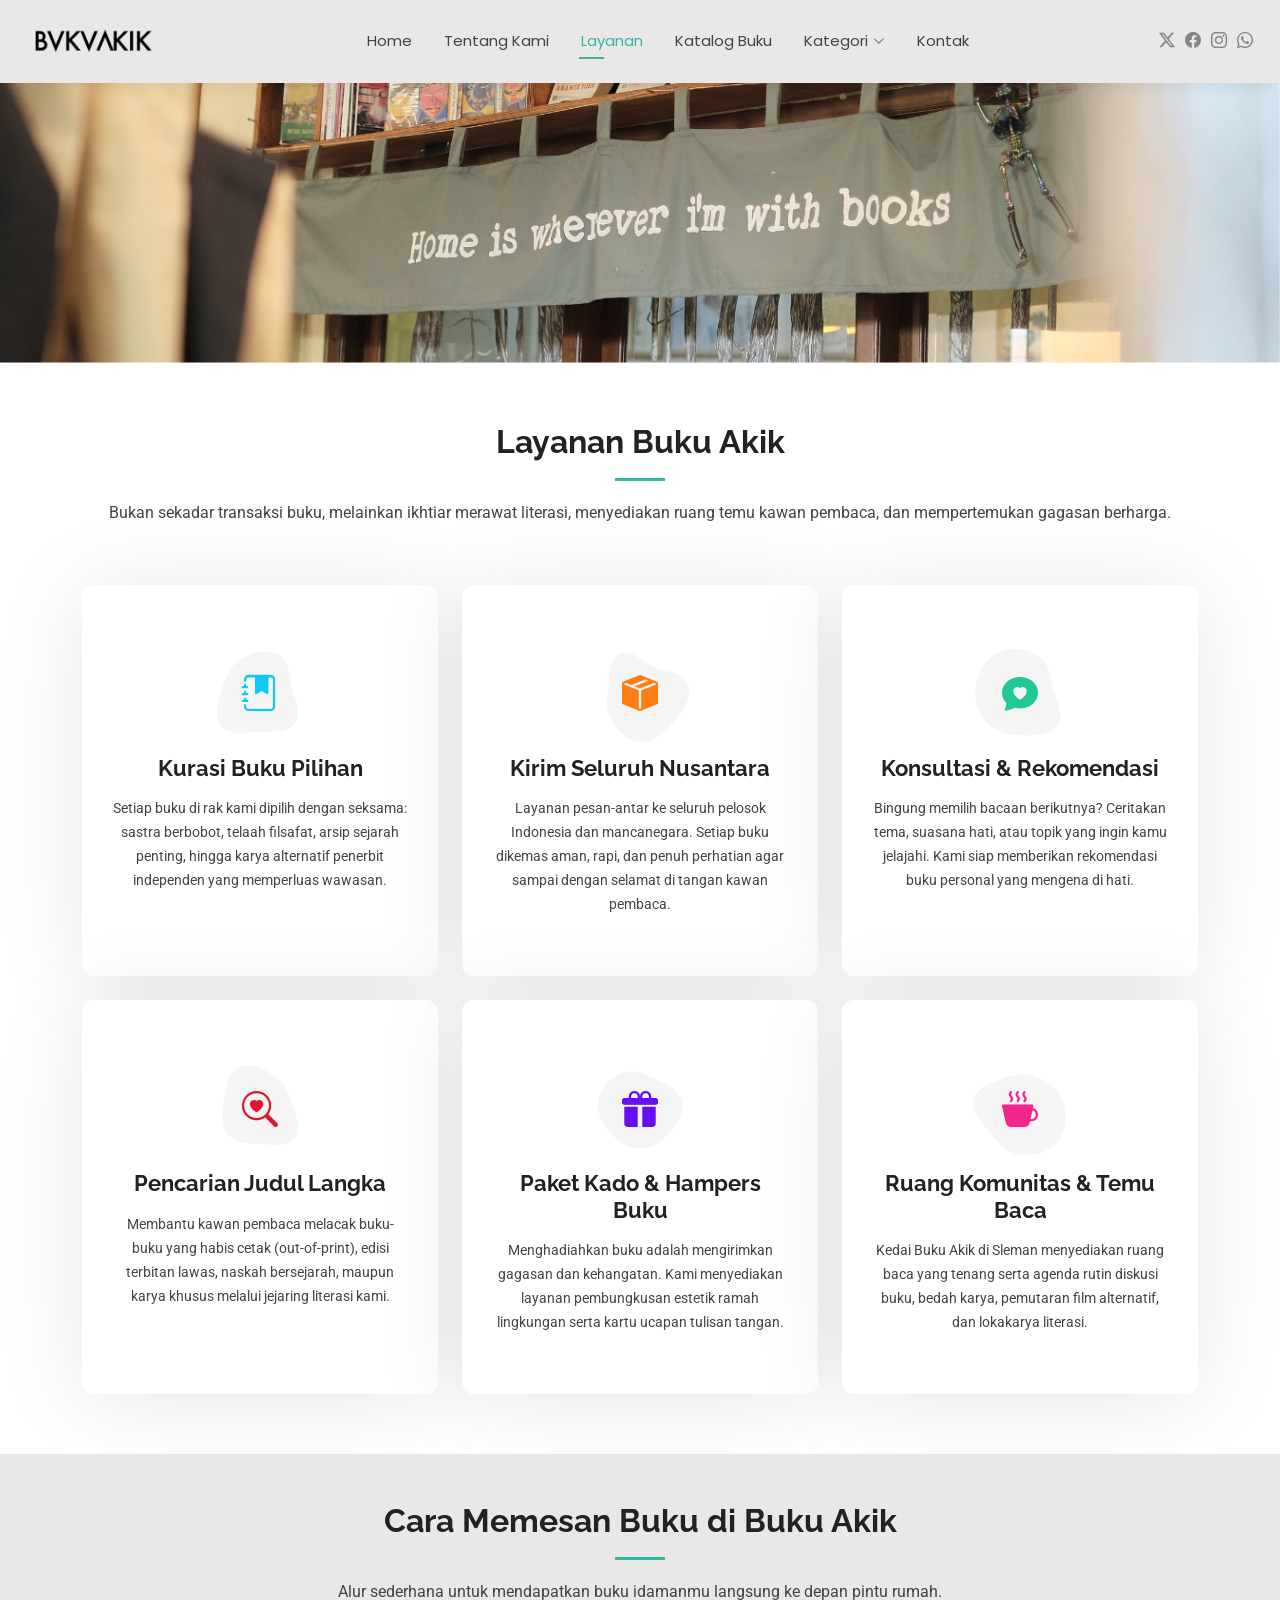
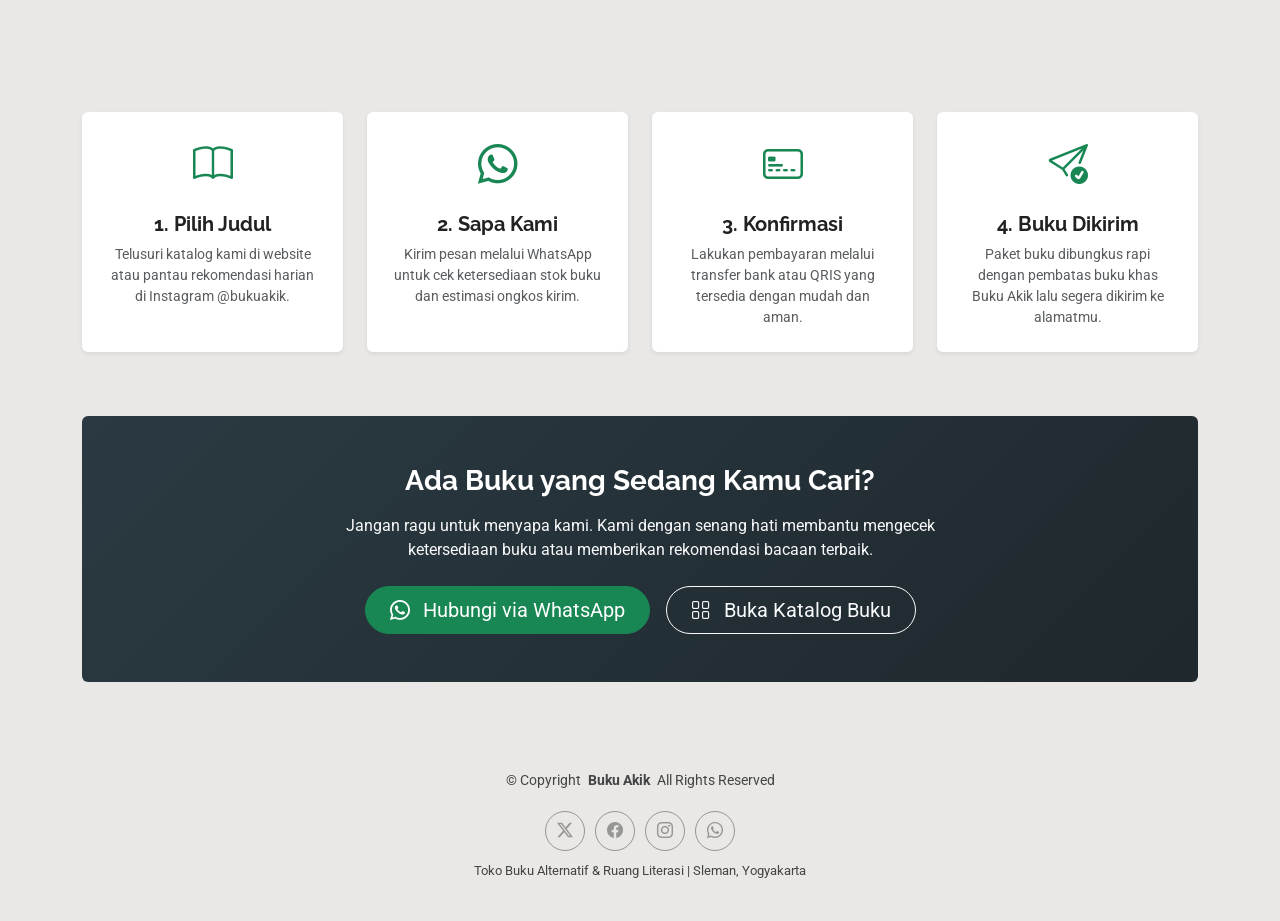
<file: services.html>
<!DOCTYPE html>
<html lang="id">

<head>
  <meta charset="utf-8">
  <meta content="width=device-width, initial-scale=1.0" name="viewport">
  <title>Layanan - Buku Akik</title>
  <meta name="description" content="Layanan Buku Akik - Kurasi bacaan sastra & pemikiran, pengiriman buku ke seluruh Nusantara, konsultasi buku, pencarian buku langka, dan ruang baca komunitas di Sleman, Yogyakarta.">
  <meta name="keywords" content="Buku Akik, Layanan Buku Akik, Toko Buku Yogyakarta, Kurasi Buku, Pengiriman Buku, Bedah Buku, Buku Sastra, Buku Filsafat">

  <!-- Favicons -->
  <link href="assets/img/babi.png" rel="icon" type="image/png">
  <link href="assets/img/babi.png" rel="apple-touch-icon">

  <!-- Fonts -->
  <link href="https://fonts.googleapis.com" rel="preconnect">
  <link href="https://fonts.gstatic.com" rel="preconnect" crossorigin>
  <link href="https://fonts.googleapis.com/css2?family=Roboto:ital,wght@0,100;0,300;0,400;0,500;0,700;0,900;1,100;1,300;1,400;1,500;1,700;1,900&family=Poppins:ital,wght@0,100;0,200;0,300;0,400;0,500;0,600;0,700;0,800;0,900;1,100;1,200;1,300;1,400;1,500;1,600;1,700;1,800;1,900&family=Raleway:ital,wght@0,100;0,200;0,300;0,400;0,500;0,600;0,700;0,800;0,900;1,100;1,200;1,300;1,400;1,500;1,600;1,700;1,800;1,900&display=swap" rel="stylesheet">

  <!-- Vendor CSS Files -->
  <link href="assets/vendor/bootstrap/css/bootstrap.min.css" rel="stylesheet">
  <link href="assets/vendor/bootstrap-icons/bootstrap-icons.css" rel="stylesheet">
  <link href="assets/vendor/aos/aos.css" rel="stylesheet">
  <link href="assets/vendor/swiper/swiper-bundle.min.css" rel="stylesheet">
  <link href="assets/vendor/glightbox/css/glightbox.min.css" rel="stylesheet">

  <!-- Main CSS File -->
  <link href="assets/css/main.css" rel="stylesheet">
</head>

<body class="services-page">

  <header id="header" class="header d-flex align-items-center light-background sticky-top">
    <div class="container-fluid position-relative d-flex align-items-center justify-content-between">

      <a href="index.html" class="logo d-flex align-items-center me-auto me-xl-0">
        <img src="assets/img/logo akik.png" alt="Logo Buku Akik">
      </a>

      <nav id="navmenu" class="navmenu">
        <ul>
          <li><a href="index.html">Home</a></li>
          <li><a href="about.html">Tentang Kami</a></li>
          <li><a href="services.html" class="active">Layanan</a></li>
          <li><a href="portfolio.html">Katalog Buku</a></li>
          <li class="dropdown"><a href="portfolio.html"><span>Kategori</span> <i class="bi bi-chevron-down toggle-dropdown"></i></a>
            <ul>
              <li><a href="portfolio.html">Semua Koleksi</a></li>
              <li><a href="portfolio.html">Sastra &amp; Puisi</a></li>
              <li><a href="portfolio.html">Filsafat &amp; Teori</a></li>
              <li><a href="portfolio.html">Sejarah &amp; Sosial</a></li>
              <li><a href="portfolio.html">Koleksi Khusus</a></li>
            </ul>
          </li>
          <li><a href="contact.html">Kontak</a></li>
        </ul>
        <i class="mobile-nav-toggle d-xl-none bi bi-list"></i>
      </nav>

      <div class="header-social-links">
        <a href="https://x.com/bukuakik" target="_blank" class="twitter" title="X"><i class="bi bi-twitter-x"></i></a>
        <a href="https://www.facebook.com/bukuakikbookstore/videos/" target="_blank" class="facebook" title="Facebook"><i class="bi bi-facebook"></i></a>
        <a href="https://www.instagram.com/bukuakik/" target="_blank" class="instagram" title="Instagram"><i class="bi bi-instagram"></i></a>
        <a href="https://api.whatsapp.com/send/?phone=6285128032015&amp;text&amp;type=phone_number&amp;app_absent=0" target="_blank" class="whatsapp" title="WhatsApp"><i class="bi bi-whatsapp"></i></a>
      </div>

    </div>
  </header>

  <main class="main">

    <!-- Page Banner -->
    <div class="page-banner">
      <img src="assets/img/bg7.png" alt="Layanan Buku Akik">
    </div>

    <!-- Services Section -->
    <section id="services" class="services section">

      <!-- Section Title -->
      <div class="container section-title" data-aos="fade-up">
        <h2>Layanan Buku Akik</h2>
        <p>Bukan sekadar transaksi buku, melainkan ikhtiar merawat literasi, menyediakan ruang temu kawan pembaca, dan mempertemukan gagasan berharga.</p>
      </div><!-- End Section Title -->

      <div class="container">

        <div class="row gy-4">

          <div class="col-lg-4 col-md-6" data-aos="fade-up" data-aos-delay="100">
            <div class="service-item item-cyan position-relative">
              <div class="icon">
                <svg width="100" height="100" viewBox="0 0 600 600" xmlns="http://www.w3.org/2000/svg">
                  <path stroke="none" stroke-width="0" fill="#f5f5f5" d="M300,521.0016835830174C376.1290562159157,517.8887921683347,466.0731472004068,529.7835943286574,510.70327084640275,468.03025145048787C554.3714126377745,407.6079735673963,508.03601936045806,328.9844924480964,491.2728898941984,256.3432110539036C474.5976632858925,184.082847569629,479.9380746630129,96.60480741107993,416.23090153303,58.64404602377083C348.86323505073057,18.502131276798302,261.93793281208167,40.57373210992963,193.5410806939664,78.93577620505333C130.42746243093433,114.334589627462,98.30271207620316,179.96522072025542,76.75703585869454,249.04625023123273C51.97151888228291,328.5150500222984,13.704378332031375,421.85034740162234,66.52175969318436,486.19268352777647C119.04800174914682,550.1803526380478,217.28368757567262,524.383925680826,300,521.0016835830174"></path>
                </svg>
                <i class="bi bi-journal-bookmark-fill"></i>
              </div>
              <a href="portfolio.html" class="stretched-link">
                <h3>Kurasi Buku Pilihan</h3>
              </a>
              <p>Setiap buku di rak kami dipilih dengan seksama: sastra berbobot, telaah filsafat, arsip sejarah penting, hingga karya alternatif penerbit independen yang memperluas wawasan.</p>
            </div>
          </div><!-- End Service Item -->

          <div class="col-lg-4 col-md-6" data-aos="fade-up" data-aos-delay="200">
            <div class="service-item item-orange position-relative">
              <div class="icon">
                <svg width="100" height="100" viewBox="0 0 600 600" xmlns="http://www.w3.org/2000/svg">
                  <path stroke="none" stroke-width="0" fill="#f5f5f5" d="M300,582.0697525312426C382.5290701553225,586.8405444964366,449.9789794690241,525.3245884688669,502.5850820975895,461.55621195738473C556.606425686781,396.0723002908107,615.8543463187945,314.28637112970534,586.6730223649479,234.56875336149918C558.9533121215079,158.8439757836574,454.9685369536778,164.00468322053177,381.49747125262974,130.76875717737553C312.15926192815925,99.40240125094834,248.97055460311594,18.661163978235184,179.8680185752513,50.54337015887873C110.5421016452524,82.52863877960104,119.82277516462835,180.83849132639028,109.12597500060166,256.43424936330496C100.08760227029461,320.3096726198365,92.17705696193138,384.0621239912766,124.79988738764834,439.7174275375508C164.83382741302287,508.01625554203684,220.96474134820875,577.5009287672846,300,582.0697525312426"></path>
                </svg>
                <i class="bi bi-box-seam-fill"></i>
              </div>
              <a href="contact.html" class="stretched-link">
                <h3>Kirim Seluruh Nusantara</h3>
              </a>
              <p>Layanan pesan-antar ke seluruh pelosok Indonesia dan mancanegara. Setiap buku dikemas aman, rapi, dan penuh perhatian agar sampai dengan selamat di tangan kawan pembaca.</p>
            </div>
          </div><!-- End Service Item -->

          <div class="col-lg-4 col-md-6" data-aos="fade-up" data-aos-delay="300">
            <div class="service-item item-teal position-relative">
              <div class="icon">
                <svg width="100" height="100" viewBox="0 0 600 600" xmlns="http://www.w3.org/2000/svg">
                  <path stroke="none" stroke-width="0" fill="#f5f5f5" d="M300,541.5067337569781C382.14930387511276,545.0595476570109,479.8736841581634,548.3450877840088,526.4010558755058,480.5488172755941C571.5218469581645,414.80211281144784,517.5187510058486,332.0715597781072,496.52539010469104,255.14436215662573C477.37192572678356,184.95920475031193,473.57363656557914,105.61284051026155,413.0603344069578,65.22779650032875C343.27470386102294,18.654635553484475,251.2091493199835,5.337323636656869,175.0934190732945,40.62881213300186C97.87086631185822,76.43348514350839,51.98124368387456,156.15599469081315,36.44837278890362,239.84606092416172C21.716077023791087,319.22268207091537,43.775223500013084,401.1760424656574,96.891909868211,461.97329694683043C147.22146801428983,519.5804099606455,223.5754009179313,538.201503339737,300,541.5067337569781"></path>
                </svg>
                <i class="bi bi-chat-heart-fill"></i>
              </div>
              <a href="https://wa.me/6281225800080" target="_blank" class="stretched-link">
                <h3>Konsultasi &amp; Rekomendasi</h3>
              </a>
              <p>Bingung memilih bacaan berikutnya? Ceritakan tema, suasana hati, atau topik yang ingin kamu jelajahi. Kami siap memberikan rekomendasi buku personal yang mengena di hati.</p>
            </div>
          </div><!-- End Service Item -->

          <div class="col-lg-4 col-md-6" data-aos="fade-up" data-aos-delay="400">
            <div class="service-item item-red position-relative">
              <div class="icon">
                <svg width="100" height="100" viewBox="0 0 600 600" xmlns="http://www.w3.org/2000/svg">
                  <path stroke="none" stroke-width="0" fill="#f5f5f5" d="M300,503.46388370962813C374.79870501325706,506.71871716319447,464.8034551963731,527.1746412648533,510.4981551193396,467.86667711651364C555.9287308511215,408.9015244558933,512.6030010748507,327.5744911775523,490.211057578863,256.5855673507754C471.097692560561,195.9906835881958,447.69079081568157,138.11976852964426,395.19560036434837,102.3242989838813C329.3053358748298,57.3949838291264,248.02791733380457,8.279543830951368,175.87071277845988,42.242879143198664C103.41431057327972,76.34704239035025,93.79494320519305,170.9812938413882,81.28167332365135,250.07896920659033C70.17666984294237,320.27484674793965,64.84698225790005,396.69656628748305,111.28512138212992,450.4950937839243C156.20124167950087,502.5303643271138,231.32542653798444,500.4755392045468,300,503.46388370962813"></path>
                </svg>
                <i class="bi bi-search-heart"></i>
              </div>
              <a href="contact.html" class="stretched-link">
                <h3>Pencarian Judul Langka</h3>
              </a>
              <p>Membantu kawan pembaca melacak buku-buku yang habis cetak (out-of-print), edisi terbitan lawas, naskah bersejarah, maupun karya khusus melalui jejaring literasi kami.</p>
            </div>
          </div><!-- End Service Item -->

          <div class="col-lg-4 col-md-6" data-aos="fade-up" data-aos-delay="500">
            <div class="service-item item-indigo position-relative">
              <div class="icon">
                <svg width="100" height="100" viewBox="0 0 600 600" xmlns="http://www.w3.org/2000/svg">
                  <path stroke="none" stroke-width="0" fill="#f5f5f5" d="M300,532.3542879108572C369.38199826031484,532.3153073249985,429.10787420159085,491.63046689027357,474.5244479745417,439.17860296908856C522.8885846962883,383.3225815378663,569.1668002868075,314.3205725914397,550.7432151929288,242.7694973846089C532.6665558377875,172.5657663291529,456.2379748765914,142.6223662098291,390.3689995646985,112.34683881706744C326.66090330228417,83.06452184765237,258.84405631176094,53.51806209861945,193.32584062364296,78.48882559362697C121.61183558270385,105.82097193414197,62.805066853699245,167.19869350419734,48.57481801355237,242.6138429142374C34.843463184063346,315.3850353017275,76.69343916112496,383.4422959591041,125.22947124332185,439.3748458443577C170.7312796277747,491.8107796887764,230.57421082200815,532.3932930995766,300,532.3542879108572"></path>
                </svg>
                <i class="bi bi-gift-fill"></i>
              </div>
              <a href="contact.html" class="stretched-link">
                <h3>Paket Kado &amp; Hampers Buku</h3>
              </a>
              <p>Menghadiahkan buku adalah mengirimkan gagasan dan kehangatan. Kami menyediakan layanan pembungkusan estetik ramah lingkungan serta kartu ucapan tulisan tangan.</p>
            </div>
          </div><!-- End Service Item -->

          <div class="col-lg-4 col-md-6" data-aos="fade-up" data-aos-delay="600">
            <div class="service-item item-pink position-relative">
              <div class="icon">
                <svg width="100" height="100" viewBox="0 0 600 600" xmlns="http://www.w3.org/2000/svg">
                  <path stroke="none" stroke-width="0" fill="#f5f5f5" d="M300,566.797414625762C385.7384707136149,576.1784315230908,478.7894351017131,552.8928747891023,531.9192734346935,484.94944893311C584.6109503024035,417.5663521118492,582.489472248146,322.67544863468447,553.9536738515405,242.03673114598146C529.1557734026468,171.96086150256528,465.24506316201064,127.66468636344209,395.9583748389544,100.7403814666027C334.2173773831606,76.7482773500951,269.4350130405921,84.62216499799875,207.1952322260088,107.2889140133804C132.92018162631612,134.33871894543012,41.79353780512637,160.00259165414826,22.644507872594943,236.69541883565114C3.319112789854554,314.0945973066697,72.72355303640163,379.243833228382,124.04198916343866,440.3218312028393C172.9286146004772,498.5055451809895,224.45579914871206,558.5317968840102,300,566.797414625762"></path>
                </svg>
                <i class="bi bi-cup-hot-fill"></i>
              </div>
              <a href="about.html" class="stretched-link">
                <h3>Ruang Komunitas &amp; Temu Baca</h3>
              </a>
              <p>Kedai Buku Akik di Sleman menyediakan ruang baca yang tenang serta agenda rutin diskusi buku, bedah karya, pemutaran film alternatif, dan lokakarya literasi.</p>
            </div>
          </div><!-- End Service Item -->

        </div>

      </div>

    </section><!-- /Services Section -->

    <!-- How To Order / Alur Layanan Section -->
    <section class="section light-background py-5">
      <div class="container" data-aos="fade-up">
        <div class="section-title text-center mb-5">
          <h2>Cara Memesan Buku di Buku Akik</h2>
          <p>Alur sederhana untuk mendapatkan buku idamanmu langsung ke depan pintu rumah.</p>
        </div>

        <div class="row g-4 text-center">
          <div class="col-md-3 col-6" data-aos="fade-up" data-aos-delay="100">
            <div class="p-4 bg-white rounded shadow-sm h-100">
              <div class="fs-1 text-success mb-3"><i class="bi bi-book"></i></div>
              <h5 class="fw-bold">1. Pilih Judul</h5>
              <p class="small text-muted mb-0">Telusuri katalog kami di website atau pantau rekomendasi harian di Instagram @bukuakik.</p>
            </div>
          </div>
          <div class="col-md-3 col-6" data-aos="fade-up" data-aos-delay="200">
            <div class="p-4 bg-white rounded shadow-sm h-100">
              <div class="fs-1 text-success mb-3"><i class="bi bi-whatsapp"></i></div>
              <h5 class="fw-bold">2. Sapa Kami</h5>
              <p class="small text-muted mb-0">Kirim pesan melalui WhatsApp untuk cek ketersediaan stok buku dan estimasi ongkos kirim.</p>
            </div>
          </div>
          <div class="col-md-3 col-6" data-aos="fade-up" data-aos-delay="300">
            <div class="p-4 bg-white rounded shadow-sm h-100">
              <div class="fs-1 text-success mb-3"><i class="bi bi-credit-card-2-front"></i></div>
              <h5 class="fw-bold">3. Konfirmasi</h5>
              <p class="small text-muted mb-0">Lakukan pembayaran melalui transfer bank atau QRIS yang tersedia dengan mudah dan aman.</p>
            </div>
          </div>
          <div class="col-md-3 col-6" data-aos="fade-up" data-aos-delay="400">
            <div class="p-4 bg-white rounded shadow-sm h-100">
              <div class="fs-1 text-success mb-3"><i class="bi bi-send-check"></i></div>
              <h5 class="fw-bold">4. Buku Dikirim</h5>
              <p class="small text-muted mb-0">Paket buku dibungkus rapi dengan pembatas buku khas Buku Akik lalu segera dikirim ke alamatmu.</p>
            </div>
          </div>
        </div>

        <!-- CTA Box -->
        <div class="text-center mt-5 pt-3" data-aos="zoom-in">
          <div class="p-4 p-md-5 rounded text-white" style="background: linear-gradient(135deg, #2b3a42 0%, #1e282d 100%);">
            <h3 class="fw-bold text-white mb-3">Ada Buku yang Sedang Kamu Cari?</h3>
            <p class="text-light mb-4 mx-auto" style="max-width: 650px;">Jangan ragu untuk menyapa kami. Kami dengan senang hati membantu mengecek ketersediaan buku atau memberikan rekomendasi bacaan terbaik.</p>
            <div class="d-flex justify-content-center gap-3 flex-wrap">
              <a href="https://wa.me/6281225800080?text=Halo%20Buku%20Akik,%20saya%20ingin%20tanya%20stok%20buku" target="_blank" class="btn btn-success btn-lg px-4 rounded-pill">
                <i class="bi bi-whatsapp me-2"></i> Hubungi via WhatsApp
              </a>
              <a href="portfolio.html" class="btn btn-outline-light btn-lg px-4 rounded-pill">
                <i class="bi bi-grid me-2"></i> Buka Katalog Buku
              </a>
            </div>
          </div>
        </div>

      </div>
    </section>

  </main>

  <footer id="footer" class="footer light-background">

    <div class="container">
      <div class="copyright text-center ">
        <p>© <span>Copyright</span> <strong class="px-1 sitename">Buku Akik</strong> <span>All Rights Reserved<br></span></p>
      </div>
      <div class="social-links d-flex justify-content-center">
        <a href="https://x.com/bukuakik" target="_blank" title="X"><i class="bi bi-twitter-x"></i></a>
        <a href="https://www.facebook.com/bukuakikbookstore/videos/" target="_blank" title="Facebook"><i class="bi bi-facebook"></i></a>
        <a href="https://www.instagram.com/bukuakik/" target="_blank" title="Instagram"><i class="bi bi-instagram"></i></a>
        <a href="https://api.whatsapp.com/send/?phone=6285128032015&amp;text&amp;type=phone_number&amp;app_absent=0" target="_blank" title="WhatsApp"><i class="bi bi-whatsapp"></i></a>
      </div>
      <div class="credits">
        Toko Buku Alternatif &amp; Ruang Literasi | Sleman, Yogyakarta
      </div>
    </div>

  </footer>

  <!-- Scroll Top -->
  <a href="#" id="scroll-top" class="scroll-top d-flex align-items-center justify-content-center"><i class="bi bi-arrow-up-short"></i></a>

  <!-- Preloader -->
  <div id="preloader"></div>

  <!-- Vendor JS Files -->
  <script src="assets/vendor/bootstrap/js/bootstrap.bundle.min.js"></script>
  <script src="assets/vendor/php-email-form/validate.js"></script>
  <script src="assets/vendor/aos/aos.js"></script>
  <script src="assets/vendor/waypoints/noframework.waypoints.js"></script>
  <script src="assets/vendor/purecounter/purecounter_vanilla.js"></script>
  <script src="assets/vendor/swiper/swiper-bundle.min.js"></script>
  <script src="assets/vendor/glightbox/js/glightbox.min.js"></script>
  <script src="assets/vendor/imagesloaded/imagesloaded.pkgd.min.js"></script>
  <script src="assets/vendor/isotope-layout/isotope.pkgd.min.js"></script>

  <!-- Main JS File -->
  <script src="assets/js/main.js"></script>

</body>

</html>
</file>
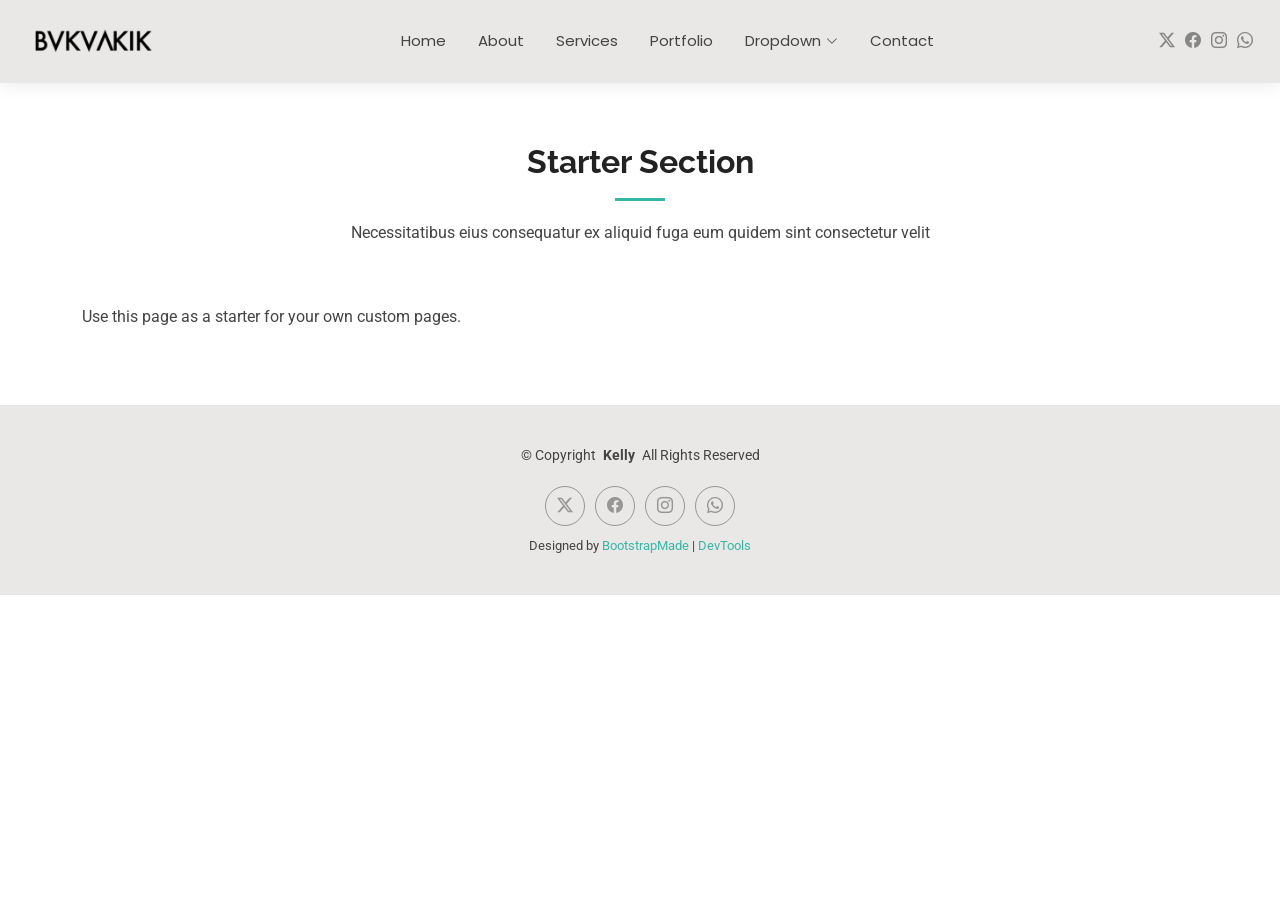
<file: starter-page.html>
<!DOCTYPE html>
<html lang="en">

<head>
  <meta charset="utf-8">
  <meta content="width=device-width, initial-scale=1.0" name="viewport">
  <title>Buku Akik - Toko Buku Alternatif Yogyakarta</title>
  <meta name="description" content="">
  <meta name="keywords" content="">

  <!-- Favicons -->
  <link href="assets/img/babi.png" rel="icon" type="image/png">
  <link href="assets/img/babi.png" rel="apple-touch-icon">

  <!-- Fonts -->
  <link href="https://fonts.googleapis.com" rel="preconnect">
  <link href="https://fonts.gstatic.com" rel="preconnect" crossorigin>
  <link href="https://fonts.googleapis.com/css2?family=Roboto:ital,wght@0,100;0,300;0,400;0,500;0,700;0,900;1,100;1,300;1,400;1,500;1,700;1,900&family=Poppins:ital,wght@0,100;0,200;0,300;0,400;0,500;0,600;0,700;0,800;0,900;1,100;1,200;1,300;1,400;1,500;1,600;1,700;1,800;1,900&family=Raleway:ital,wght@0,100;0,200;0,300;0,400;0,500;0,600;0,700;0,800;0,900;1,100;1,200;1,300;1,400;1,500;1,600;1,700;1,800;1,900&display=swap" rel="stylesheet">

  <!-- Vendor CSS Files -->
  <link href="assets/vendor/bootstrap/css/bootstrap.min.css" rel="stylesheet">
  <link href="assets/vendor/bootstrap-icons/bootstrap-icons.css" rel="stylesheet">
  <link href="assets/vendor/aos/aos.css" rel="stylesheet">
  <link href="assets/vendor/swiper/swiper-bundle.min.css" rel="stylesheet">
  <link href="assets/vendor/glightbox/css/glightbox.min.css" rel="stylesheet">

  <!-- Main CSS File -->
  <link href="assets/css/main.css" rel="stylesheet">

  <!-- =======================================================
  * Template Name: Kelly
  * Template URL: https://bootstrapmade.com/kelly-free-bootstrap-cv-resume-html-template/
  * Updated: Aug 07 2024 with Bootstrap v5.3.3
  * Author: BootstrapMade.com
  * License: https://bootstrapmade.com/license/
  ======================================================== -->
</head>

<body class="starter-page-page">

  <header id="header" class="header d-flex align-items-center light-background sticky-top">
    <div class="container-fluid position-relative d-flex align-items-center justify-content-between">

      <a href="index.html" class="logo d-flex align-items-center me-auto me-xl-0">
        <img src="assets/img/logo akik.png" alt="Logo Akik">
      </a>

      <nav id="navmenu" class="navmenu">
        <ul>
          <li><a href="index.html">Home</a></li>
          <li><a href="about.html">About</a></li>
          <li><a href="services.html">Services</a></li>
          <li><a href="portfolio.html">Portfolio</a></li>
          <li class="dropdown"><a href="#"><span>Dropdown</span> <i class="bi bi-chevron-down toggle-dropdown"></i></a>
            <ul>
              <li><a href="#">Dropdown 1</a></li>
              <li class="dropdown"><a href="#"><span>Deep Dropdown</span> <i class="bi bi-chevron-down toggle-dropdown"></i></a>
                <ul>
                  <li><a href="#">Deep Dropdown 1</a></li>
                  <li><a href="#">Deep Dropdown 2</a></li>
                  <li><a href="#">Deep Dropdown 3</a></li>
                  <li><a href="#">Deep Dropdown 4</a></li>
                  <li><a href="#">Deep Dropdown 5</a></li>
                </ul>
              </li>
              <li><a href="#">Dropdown 2</a></li>
              <li><a href="#">Dropdown 3</a></li>
              <li><a href="#">Dropdown 4</a></li>
            </ul>
          </li>
          <li><a href="contact.html">Contact</a></li>
        </ul>
        <i class="mobile-nav-toggle d-xl-none bi bi-list"></i>
      </nav>

      <div class="header-social-links">
        <a href="https://x.com/bukuakik" target="_blank" class="twitter" title="X"><i class="bi bi-twitter-x"></i></a>
        <a href="https://www.facebook.com/bukuakikbookstore/videos/" target="_blank" class="facebook" title="Facebook"><i class="bi bi-facebook"></i></a>
        <a href="https://www.instagram.com/bukuakik/" target="_blank" class="instagram" title="Instagram"><i class="bi bi-instagram"></i></a>
        <a href="https://api.whatsapp.com/send/?phone=6285128032015&amp;text&amp;type=phone_number&amp;app_absent=0" target="_blank" class="whatsapp" title="WhatsApp"><i class="bi bi-whatsapp"></i></a>
      </div>

    </div>
  </header>

  <main class="main">

    <!-- Starter Section Section -->
    <section id="starter-section" class="starter-section section">

      <!-- Section Title -->
      <div class="container section-title" data-aos="fade-up">
        <h2>Starter Section</h2>
        <p>Necessitatibus eius consequatur ex aliquid fuga eum quidem sint consectetur velit</p>
      </div><!-- End Section Title -->

      <div class="container" data-aos="fade-up">
        <p>Use this page as a starter for your own custom pages.</p>
      </div>

    </section><!-- /Starter Section Section -->

  </main>

  <footer id="footer" class="footer light-background">

    <div class="container">
      <div class="copyright text-center ">
        <p>© <span>Copyright</span> <strong class="px-1 sitename">Kelly</strong> <span>All Rights Reserved<br></span></p>
      </div>
      <div class="social-links d-flex justify-content-center">
        <a href="https://x.com/bukuakik" target="_blank" title="X"><i class="bi bi-twitter-x"></i></a>
        <a href="https://www.facebook.com/bukuakikbookstore/videos/" target="_blank" title="Facebook"><i class="bi bi-facebook"></i></a>
        <a href="https://www.instagram.com/bukuakik/" target="_blank" title="Instagram"><i class="bi bi-instagram"></i></a>
        <a href="https://api.whatsapp.com/send/?phone=6285128032015&amp;text&amp;type=phone_number&amp;app_absent=0" target="_blank" title="WhatsApp"><i class="bi bi-whatsapp"></i></a>
      </div>
      <div class="credits">
        <!-- All the links in the footer should remain intact. -->
        <!-- You can delete the links only if you've purchased the pro version. -->
        <!-- Licensing information: https://bootstrapmade.com/license/ -->
        <!-- Purchase the pro version with working PHP/AJAX contact form: [buy-url] -->
        Designed by <a href="https://bootstrapmade.com/">BootstrapMade</a> | <a href="https://bootstrapmade.com/tools/">DevTools</a>
      </div>
    </div>

  </footer>

  <!-- Scroll Top -->
  <a href="#" id="scroll-top" class="scroll-top d-flex align-items-center justify-content-center"><i class="bi bi-arrow-up-short"></i></a>

  <!-- Preloader -->
  <div id="preloader"></div>

  <!-- Vendor JS Files -->
  <script src="assets/vendor/bootstrap/js/bootstrap.bundle.min.js"></script>
  <script src="assets/vendor/php-email-form/validate.js"></script>
  <script src="assets/vendor/aos/aos.js"></script>
  <script src="assets/vendor/waypoints/noframework.waypoints.js"></script>
  <script src="assets/vendor/purecounter/purecounter_vanilla.js"></script>
  <script src="assets/vendor/swiper/swiper-bundle.min.js"></script>
  <script src="assets/vendor/glightbox/js/glightbox.min.js"></script>
  <script src="assets/vendor/imagesloaded/imagesloaded.pkgd.min.js"></script>
  <script src="assets/vendor/isotope-layout/isotope.pkgd.min.js"></script>

  <!-- Main JS File -->
  <script src="assets/js/main.js"></script>

</body>

</html>
</file>
<file: assets/css/main.css>
/**
* Template Name: Kelly
* Template URL: https://bootstrapmade.com/kelly-free-bootstrap-cv-resume-html-template/
* Updated: Aug 07 2024 with Bootstrap v5.3.3
* Author: BootstrapMade.com
* License: https://bootstrapmade.com/license/
*/

/*--------------------------------------------------------------
# Font & Color Variables
# Help: https://bootstrapmade.com/color-system/
--------------------------------------------------------------*/
/* Fonts */
:root {
  --default-font: "Roboto",  system-ui, -apple-system, "Segoe UI", Roboto, "Helvetica Neue", Arial, "Noto Sans", "Liberation Sans", sans-serif, "Apple Color Emoji", "Segoe UI Emoji", "Segoe UI Symbol", "Noto Color Emoji";
  --heading-font: "Raleway",  sans-serif;
  --nav-font: "Poppins",  sans-serif;
}

/* Global Colors - The following color variables are used throughout the website. Updating them here will change the color scheme of the entire website */
:root { 
  --background-color: #ffffff; /* Background color for the entire website, including individual sections */
  --default-color: #444444; /* Default color used for the majority of the text content across the entire website */
  --heading-color: #222222; /* Color for headings, subheadings and title throughout the website */
  --accent-color: #34b7a7; /* Accent color that represents your brand on the website. It's used for buttons, links, and other elements that need to stand out */
  --surface-color: #ffffff; /* The surface color is used as a background of boxed elements within sections, such as cards, icon boxes, or other elements that require a visual separation from the global background. */
  --contrast-color: #ffffff; /* Contrast color for text, ensuring readability against backgrounds of accent, heading, or default colors. */
}

/* Nav Menu Colors - The following color variables are used specifically for the navigation menu. They are separate from the global colors to allow for more customization options */
:root {
  --nav-color: #444444;  /* The default color of the main navmenu links */
  --nav-hover-color: #34b7a7; /* Applied to main navmenu links when they are hovered over or active */
  --nav-mobile-background-color: #ffffff; /* Used as the background color for mobile navigation menu */
  --nav-dropdown-background-color: #ffffff; /* Used as the background color for dropdown items that appear when hovering over primary navigation items */
  --nav-dropdown-color: #444444; /* Used for navigation links of the dropdown items in the navigation menu. */
  --nav-dropdown-hover-color: #34b7a7; /* Similar to --nav-hover-color, this color is applied to dropdown navigation links when they are hovered over. */
}

/* Color Presets - These classes override global colors when applied to any section or element, providing reuse of the sam color scheme. */

.light-background {
  --background-color: #e9e8e6;
  --surface-color: #ffffff;
}

.dark-background {
  --background-color: #060606;
  --default-color: #ffffff;
  --heading-color: #ffffff;
  --surface-color: #252525;
  --contrast-color: #ffffff;
}

/* Smooth scroll */
:root {
  scroll-behavior: smooth;
}

/*--------------------------------------------------------------
# General Styling & Shared Classes
--------------------------------------------------------------*/
body {
  color: var(--default-color);
  background-color: var(--background-color);
  font-family: var(--default-font);
}

a {
  color: var(--accent-color);
  text-decoration: none;
  transition: 0.3s;
}

a:hover {
  color: color-mix(in srgb, var(--accent-color), transparent 25%);
  text-decoration: none;
}

h1,
h2,
h3,
h4,
h5,
h6 {
  color: var(--heading-color);
  font-family: var(--heading-font);
}

/* PHP Email Form Messages
------------------------------*/
.php-email-form .error-message {
  display: none;
  background: #df1529;
  color: #ffffff;
  text-align: left;
  padding: 15px;
  margin-bottom: 24px;
  font-weight: 600;
}

.php-email-form .sent-message {
  display: none;
  color: #ffffff;
  background: #059652;
  text-align: center;
  padding: 15px;
  margin-bottom: 24px;
  font-weight: 600;
}

.php-email-form .loading {
  display: none;
  background: var(--surface-color);
  text-align: center;
  padding: 15px;
  margin-bottom: 24px;
}

.php-email-form .loading:before {
  content: "";
  display: inline-block;
  border-radius: 50%;
  width: 24px;
  height: 24px;
  margin: 0 10px -6px 0;
  border: 3px solid var(--accent-color);
  border-top-color: var(--surface-color);
  animation: php-email-form-loading 1s linear infinite;
}

@keyframes php-email-form-loading {
  0% {
    transform: rotate(0deg);
  }

  100% {
    transform: rotate(360deg);
  }
}

/*--------------------------------------------------------------
# Global Header
--------------------------------------------------------------*/
.header {
  color: var(--default-color);
  background-color: var(--background-color);
  padding: 15px 0;
  transition: all 0.5s;
  z-index: 997;
  box-shadow: 0px 0 18px rgba(0, 0, 0, 0.1);
}

.header .logo {
  line-height: 1;
}

.header .logo img {
  max-height: 48px;
  margin-right: 8px;
  margin-left: 16px;
}

.header .logo h1 {
  font-size: 32px;
  margin: 0;
  font-weight: 300;
  text-transform: uppercase;
  color: var(--heading-color);
}

.header .header-social-links {
  padding-right: 15px;
}

.header .header-social-links a {
  color: color-mix(in srgb, var(--default-color), transparent 40%);
  padding-left: 6px;
  display: inline-block;
  transition: 0.3s;
  font-size: 16px;
}

.header .header-social-links a:hover {
  color: var(--accent-color);
}

.header .header-social-links a i {
  line-height: 0px;
}

@media (max-width: 1200px) {
  .header .logo {
    order: 1;
  }

  .header .header-social-links {
    order: 2;
  }

  .header .navmenu {
    order: 3;
  }
}

/*--------------------------------------------------------------
# Navigation Menu
--------------------------------------------------------------*/
/* Desktop Navigation */
@media (min-width: 1200px) {
  .navmenu {
    padding: 0;
  }

  .navmenu ul {
    margin: 0;
    padding: 0;
    display: flex;
    list-style: none;
    align-items: center;
  }

  .navmenu li {
    position: relative;
  }

  .navmenu>ul>li {
    white-space: nowrap;
    padding: 15px 14px;
  }

  .navmenu>ul>li:last-child {
    padding-right: 0;
  }

  .navmenu a,
  .navmenu a:focus {
    color: var(--nav-color);
    font-size: 15px;
    padding: 0 2px;
    font-family: var(--nav-font);
    font-weight: 400;
    display: flex;
    align-items: center;
    justify-content: space-between;
    white-space: nowrap;
    transition: 0.3s;
    position: relative;
  }

  .navmenu a i,
  .navmenu a:focus i {
    font-size: 12px;
    line-height: 0;
    margin-left: 5px;
    transition: 0.3s;
  }

  .navmenu>ul>li>a:before {
    content: "";
    position: absolute;
    height: 2px;
    bottom: -6px;
    left: 0;
    background-color: var(--nav-hover-color);
    visibility: hidden;
    width: 0px;
    transition: all 0.3s ease-in-out 0s;
  }

  .navmenu a:hover:before,
  .navmenu li:hover>a:before,
  .navmenu .active:before {
    visibility: visible;
    width: 25px;
  }

  .navmenu li:hover>a,
  .navmenu .active,
  .navmenu .active:focus {
    color: var(--nav-hover-color);
  }

  .navmenu .dropdown ul {
    margin: 0;
    padding: 10px 0;
    background: var(--nav-dropdown-background-color);
    display: block;
    position: absolute;
    visibility: hidden;
    left: 14px;
    top: 130%;
    opacity: 0;
    transition: 0.3s;
    border-radius: 4px;
    z-index: 99;
    box-shadow: 0px 0px 30px rgba(0, 0, 0, 0.1);
  }

  .navmenu .dropdown ul li {
    min-width: 200px;
  }

  .navmenu .dropdown ul a {
    padding: 10px 20px;
    font-size: 15px;
    text-transform: none;
    color: var(--nav-dropdown-color);
  }

  .navmenu .dropdown ul a i {
    font-size: 12px;
  }

  .navmenu .dropdown ul a:hover,
  .navmenu .dropdown ul .active:hover,
  .navmenu .dropdown ul li:hover>a {
    color: var(--nav-dropdown-hover-color);
  }

  .navmenu .dropdown:hover>ul {
    opacity: 1;
    top: 100%;
    visibility: visible;
  }

  .navmenu .dropdown .dropdown ul {
    top: 0;
    left: -90%;
    visibility: hidden;
  }

  .navmenu .dropdown .dropdown:hover>ul {
    opacity: 1;
    top: 0;
    left: -100%;
    visibility: visible;
  }
}

/* Mobile Navigation */
@media (max-width: 1199px) {
  .mobile-nav-toggle {
    color: var(--nav-color);
    font-size: 28px;
    line-height: 0;
    margin-right: 10px;
    cursor: pointer;
    transition: color 0.3s;
  }

  .navmenu {
    padding: 0;
    z-index: 9997;
  }

  .navmenu ul {
    display: none;
    list-style: none;
    position: absolute;
    inset: 60px 20px 20px 20px;
    padding: 10px 0;
    margin: 0;
    border-radius: 6px;
    background-color: var(--nav-mobile-background-color);
    border: 1px solid color-mix(in srgb, var(--default-color), transparent 90%);
    box-shadow: none;
    overflow-y: auto;
    transition: 0.3s;
    z-index: 9998;
  }

  .navmenu a,
  .navmenu a:focus {
    color: var(--nav-dropdown-color);
    padding: 10px 20px;
    font-family: var(--nav-font);
    font-size: 17px;
    font-weight: 500;
    display: flex;
    align-items: center;
    justify-content: space-between;
    white-space: nowrap;
    transition: 0.3s;
  }

  .navmenu a i,
  .navmenu a:focus i {
    font-size: 12px;
    line-height: 0;
    margin-left: 5px;
    width: 30px;
    height: 30px;
    display: flex;
    align-items: center;
    justify-content: center;
    border-radius: 50%;
    transition: 0.3s;
    background-color: color-mix(in srgb, var(--accent-color), transparent 90%);
  }

  .navmenu a i:hover,
  .navmenu a:focus i:hover {
    background-color: var(--accent-color);
    color: var(--contrast-color);
  }

  .navmenu a:hover,
  .navmenu .active,
  .navmenu .active:focus {
    color: var(--nav-dropdown-hover-color);
  }

  .navmenu .active i,
  .navmenu .active:focus i {
    background-color: var(--accent-color);
    color: var(--contrast-color);
    transform: rotate(180deg);
  }

  .navmenu .dropdown ul {
    position: static;
    display: none;
    z-index: 99;
    padding: 10px 0;
    margin: 10px 20px;
    background-color: var(--nav-dropdown-background-color);
    transition: all 0.5s ease-in-out;
  }

  .navmenu .dropdown ul ul {
    background-color: rgba(33, 37, 41, 0.1);
  }

  .navmenu .dropdown>.dropdown-active {
    display: block;
    background-color: rgba(33, 37, 41, 0.03);
  }

  .mobile-nav-active {
    overflow: hidden;
  }

  .mobile-nav-active .mobile-nav-toggle {
    color: #fff;
    position: absolute;
    font-size: 32px;
    top: 15px;
    right: 15px;
    margin-right: 0;
    z-index: 9999;
  }

  .mobile-nav-active .navmenu {
    position: fixed;
    overflow: hidden;
    inset: 0;
    background: rgba(33, 37, 41, 0.8);
    transition: 0.3s;
  }

  .mobile-nav-active .navmenu>ul {
    display: block;
  }
}

/*--------------------------------------------------------------
# Global Footer
--------------------------------------------------------------*/
.footer {
  color: var(--default-color);
  background-color: var(--background-color);
  font-size: 14px;
  padding: 40px 0;
  position: relative;
}

.footer .copyright p {
  margin-bottom: 0;
}

.footer .social-links {
  margin-top: 20px;
}

.footer .social-links a {
  display: flex;
  align-items: center;
  justify-content: center;
  width: 40px;
  height: 40px;
  border-radius: 50%;
  border: 1px solid color-mix(in srgb, var(--default-color), transparent 50%);
  font-size: 16px;
  color: color-mix(in srgb, var(--default-color), transparent 50%);
  margin: 0 5px;
  transition: 0.3s;
}

.footer .social-links a:hover {
  color: var(--accent-color);
  border-color: var(--accent-color);
}

.footer .credits {
  margin-top: 10px;
  font-size: 13px;
  text-align: center;
}

/*--------------------------------------------------------------
# Preloader
--------------------------------------------------------------*/
#preloader {
  position: fixed;
  inset: 0;
  z-index: 9999;
  overflow: hidden;
  background-color: var(--background-color);
  transition: all 0.6s ease-out;
  width: 100%;
  height: 100vh;
}

#preloader:before,
#preloader:after {
  content: "";
  position: absolute;
  border: 4px solid var(--accent-color);
  border-radius: 50%;
  animation: animate-preloader 2s cubic-bezier(0, 0.2, 0.8, 1) infinite;
}

#preloader:after {
  animation-delay: -0.5s;
}

@keyframes animate-preloader {
  0% {
    width: 10px;
    height: 10px;
    top: calc(50% - 5px);
    left: calc(50% - 5px);
    opacity: 1;
  }

  100% {
    width: 72px;
    height: 72px;
    top: calc(50% - 36px);
    left: calc(50% - 36px);
    opacity: 0;
  }
}

/*--------------------------------------------------------------
# Scroll Top Button
--------------------------------------------------------------*/
.scroll-top {
  position: fixed;
  visibility: hidden;
  opacity: 0;
  right: 15px;
  bottom: -15px;
  z-index: 99999;
  background-color: var(--accent-color);
  width: 44px;
  height: 44px;
  border-radius: 50px;
  transition: all 0.4s;
}

.scroll-top i {
  font-size: 24px;
  color: var(--contrast-color);
  line-height: 0;
}

.scroll-top:hover {
  background-color: color-mix(in srgb, var(--accent-color), transparent 20%);
  color: var(--contrast-color);
}

.scroll-top.active {
  visibility: visible;
  opacity: 1;
  bottom: 15px;
}

/*--------------------------------------------------------------
# Disable aos animation delay on mobile devices
--------------------------------------------------------------*/
@media screen and (max-width: 768px) {
  [data-aos-delay] {
    transition-delay: 0 !important;
  }
}

/*--------------------------------------------------------------
# Global Page Titles & Breadcrumbs
--------------------------------------------------------------*/
.page-title {
  color: var(--default-color);
  background-color: var(--background-color);
  padding: 25px 0;
  position: relative;
  border-bottom: 1px solid color-mix(in srgb, var(--default-color), transparent 85%);
}

.page-banner {
  width: 100%;
  overflow: hidden;
}

.page-banner img {
  display: block;
  width: 100%;
  height: 280px;
  object-fit: cover;
  object-position: center bottom;
}

.portfolio-page-banner img {
  height: 280px;
  transform: none;
}

.page-title h1 {
  font-size: 24px;
  font-weight: 400;
}

.page-title .breadcrumbs ol {
  display: flex;
  flex-wrap: wrap;
  list-style: none;
  padding: 0;
  margin: 0;
  font-size: 14px;
  font-weight: 400;
}

.page-title .breadcrumbs ol li+li {
  padding-left: 10px;
}

.page-title .breadcrumbs ol li+li::before {
  content: "/";
  display: inline-block;
  padding-right: 10px;
  color: color-mix(in srgb, var(--default-color), transparent 70%);
}

/*--------------------------------------------------------------
# Global Sections
--------------------------------------------------------------*/
section,
.section {
  color: var(--default-color);
  background-color: var(--background-color);
  padding: 60px 0;
  scroll-margin-top: 100px;
  overflow: clip;
}

@media (max-width: 1199px) {

  section,
  .section {
    scroll-margin-top: 66px;
  }
}

/*--------------------------------------------------------------
# Global Section Titles
--------------------------------------------------------------*/
.section-title {
  text-align: center;
  padding-bottom: 60px;
  position: relative;
}

.section-title h2 {
  font-size: 32px;
  font-weight: 700;
  margin-bottom: 20px;
  padding-bottom: 20px;
  position: relative;
}

.section-title h2:after {
  content: "";
  position: absolute;
  display: block;
  width: 50px;
  height: 3px;
  background: var(--accent-color);
  left: 0;
  right: 0;
  bottom: 0;
  margin: auto;
}

.section-title p {
  margin-bottom: 0;
}

/*--------------------------------------------------------------
# Hero Section
--------------------------------------------------------------*/
.hero {
  width: 100%;
  min-height: calc(100vh - 82px);
  position: relative;
  padding: 80px 0;
  display: flex;
  align-items: center;
  justify-content: center;
}

@media (max-width: 1200px) {
  .hero {
    min-height: calc(100vh - 68px);
  }
}

.hero > img {
  position: absolute;
  inset: 0;
  display: block;
  width: 100%;
  height: 100%;
  object-fit: cover;
  object-position: center 75%;
  z-index: 1;
}

.hero .container {
  position: relative;
  z-index: 3;
}

.hero h2 {
  margin: 0;
  font-size: 48px;
  font-weight: 700;
  color: var(--background-color);
  text-shadow: 0 2px 8px rgba(0, 0, 0, 0.65);
  line-height: 1;
}

.hero h2 img {
  display: inline-block;
  height: 120px;
  width: auto;
  max-width: 100%;
  object-fit: contain;
  mix-blend-mode: screen;
  filter: drop-shadow(0 2px 8px rgba(0, 0, 0, 0.65));
  margin-top: 0;
}

.hero p {
  margin: -16px 0 0 0;
  font-size: 24px;
  color: var(--background-color);
  text-shadow: 0 2px 6px rgba(0, 0, 0, 0.55);
}

.hero .btn-get-started {
  color: #000000;
  background: var(--background-color);
  font-family: var(--heading-font);
  text-transform: uppercase;
  font-weight: 600;
  font-size: 12px;
  letter-spacing: 1px;
  display: inline-block;
  padding: 12px 40px;
  border-radius: 50px;
  transition: 0.5s;
  margin-top: 18px;
}

.hero .btn-get-started:hover {
  color: #000000;
  background: color-mix(in srgb, var(--background-color) 90%, black 10%);
}

@media (max-width: 768px) {
  .hero h2 {
    font-size: 32px;
  }

  .hero h2 img {
    height: 72px;
  }

  .hero p {
    font-size: 18px;
  }
}

/*--------------------------------------------------------------
# About Section
--------------------------------------------------------------*/
.about .content h2 {
  font-weight: 700;
  font-size: 24px;
}

.about-map {
  width: 100%;
  min-height: 450px;
  height: 100%;
}

.about-map iframe {
  display: block;
  width: 100%;
  height: 100%;
  min-height: 450px;
  border: 0;
}

.about .content ul {
  list-style: none;
  padding: 0;
}

.about .content ul li {
  margin-bottom: 20px;
  display: flex;
  align-items: center;
}

.about .content ul strong {
  margin-right: 10px;
}

.about .content ul i {
  font-size: 16px;
  margin-right: 5px;
  color: var(--accent-color);
  line-height: 0;
}

/*--------------------------------------------------------------
# Skills Section
--------------------------------------------------------------*/
.skills .progress {
  height: 60px;
  display: block;
  background: none;
  border-radius: 0;
}

.skills .progress .skill {
  color: var(--heading-color);
  padding: 0;
  margin: 0 0 6px 0;
  text-transform: uppercase;
  display: block;
  font-weight: 600;
  font-family: var(--heading-font);
}

.skills .progress .skill .val {
  float: right;
  font-style: normal;
}

.skills .progress-bar-wrap {
  background: color-mix(in srgb, var(--default-color), transparent 90%);
  height: 10px;
}

.skills .progress-bar {
  width: 1px;
  height: 10px;
  transition: 0.9s;
  background-color: var(--accent-color);
}

/*--------------------------------------------------------------
# Stats Section
--------------------------------------------------------------*/
.stats .stats-item {
  padding: 30px;
  width: 100%;
}

.stats .stats-item span {
  color: var(--heading-color);
  font-size: 48px;
  display: block;
  font-weight: 700;
  margin-bottom: 20px;
  padding-bottom: 20px;
  position: relative;
}

.stats .stats-item span:after {
  content: "";
  position: absolute;
  display: block;
  width: 25px;
  height: 3px;
  background: var(--accent-color);
  left: 0;
  right: 0;
  bottom: 0;
  margin: auto;
}

.stats .stats-item p {
  color: color-mix(in srgb, var(--default-color), transparent 40%);
  padding: 0;
  margin: 0;
  font-family: var(--heading-font);
  font-weight: 500;
}

/*--------------------------------------------------------------
# Testimonials Section
--------------------------------------------------------------*/
.testimonials .section-header {
  margin-bottom: 40px;
}

.testimonials .testimonials-carousel,
.testimonials .testimonials-slider {
  overflow: hidden;
}

.testimonials .testimonial-item {
  text-align: center;
}

.testimonials .testimonial-item .testimonial-img {
  width: 120px;
  border-radius: 50%;
  border: 4px solid var(--background-color);
  margin: 0 auto;
}

.testimonials .testimonial-item h3 {
  font-size: 20px;
  font-weight: bold;
  margin: 10px 0 5px 0;
}

.testimonials .testimonial-item h4 {
  font-size: 14px;
  color: color-mix(in srgb, var(--default-color), transparent 40%);
  margin: 0 0 15px 0;
}

.testimonials .testimonial-item .stars {
  margin-bottom: 15px;
}

.testimonials .testimonial-item .stars i {
  color: #ffc107;
  margin: 0 1px;
}

.testimonials .testimonial-item .quote-icon-left,
.testimonials .testimonial-item .quote-icon-right {
  color: color-mix(in srgb, var(--accent-color), transparent 50%);
  font-size: 26px;
  line-height: 0;
}

.testimonials .testimonial-item .quote-icon-left {
  display: inline-block;
  left: -5px;
  position: relative;
}

.testimonials .testimonial-item .quote-icon-right {
  display: inline-block;
  right: -5px;
  position: relative;
  top: 10px;
  transform: scale(-1, -1);
}

.testimonials .testimonial-item p {
  font-style: italic;
  margin: 0 auto 15px auto;
}

.testimonials .swiper-wrapper {
  height: auto;
}

.testimonials .swiper-pagination {
  margin-top: 20px;
  position: relative;
}

.testimonials .swiper-pagination .swiper-pagination-bullet {
  width: 12px;
  height: 12px;
  opacity: 1;
  background-color: color-mix(in srgb, var(--default-color), transparent 85%);
}

.testimonials .swiper-pagination .swiper-pagination-bullet-active {
  background-color: var(--accent-color);
}

@media (min-width: 992px) {
  .testimonials .testimonial-item p {
    width: 80%;
  }
}

/*--------------------------------------------------------------
# Resume Section
--------------------------------------------------------------*/
.resume .resume-title {
  color: var(--heading-color);
  font-size: 26px;
  font-weight: 700;
  margin-top: 20px;
  margin-bottom: 20px;
}

.resume .resume-item {
  padding: 0 0 20px 20px;
  margin-top: -2px;
  border-left: 2px solid var(--accent-color);
  position: relative;
}

.resume .resume-item h4 {
  line-height: 18px;
  font-size: 18px;
  font-weight: 600;
  text-transform: uppercase;
  color: color-mix(in srgb, var(--default-color), transparent 20%);
  margin-bottom: 10px;
}

.resume .resume-item h5 {
  font-size: 16px;
  padding: 5px 15px;
  display: inline-block;
  font-weight: 600;
  margin-bottom: 10px;
}

.resume .resume-item ul {
  padding-left: 20px;
}

.resume .resume-item ul li {
  padding-bottom: 10px;
}

.resume .resume-item:last-child {
  padding-bottom: 0;
}

.resume .resume-item::before {
  content: "";
  position: absolute;
  width: 16px;
  height: 16px;
  border-radius: 50px;
  left: -9px;
  top: 0;
  background: var(--background-color);
  border: 2px solid var(--accent-color);
}

/*--------------------------------------------------------------
# Services Section
--------------------------------------------------------------*/
.services .service-item {
  background-color: var(--surface-color);
  box-shadow: 0px 5px 90px 0px rgba(0, 0, 0, 0.1);
  height: 100%;
  padding: 60px 30px;
  text-align: center;
  transition: 0.3s;
  border-radius: 5px;
}

.services .service-item .icon {
  margin: 0 auto;
  width: 100px;
  height: 100px;
  display: flex;
  align-items: center;
  justify-content: center;
  transition: ease-in-out 0.3s;
  position: relative;
}

.services .service-item .icon i {
  font-size: 36px;
  transition: 0.5s;
  position: relative;
}

.services .service-item .icon svg {
  position: absolute;
  top: 0;
  left: 0;
}

.services .service-item .icon svg path {
  transition: 0.5s;
  fill: color-mix(in srgb, var(--default-color), transparent 95%);
}

.services .service-item h3 {
  font-weight: 700;
  margin: 10px 0 15px 0;
  font-size: 22px;
}

.services .service-item p {
  line-height: 24px;
  font-size: 14px;
  margin-bottom: 0;
}

.services .service-item:hover {
  box-shadow: 0px 5px 35px 0px rgba(0, 0, 0, 0.1);
}

.services .service-item.item-cyan i {
  color: #0dcaf0;
}

.services .service-item.item-cyan:hover .icon i {
  color: #fff;
}

.services .service-item.item-cyan:hover .icon path {
  fill: #0dcaf0;
}

.services .service-item.item-orange i {
  color: #fd7e14;
}

.services .service-item.item-orange:hover .icon i {
  color: #fff;
}

.services .service-item.item-orange:hover .icon path {
  fill: #fd7e14;
}

.services .service-item.item-teal i {
  color: #20c997;
}

.services .service-item.item-teal:hover .icon i {
  color: #fff;
}

.services .service-item.item-teal:hover .icon path {
  fill: #20c997;
}

.services .service-item.item-red i {
  color: #df1529;
}

.services .service-item.item-red:hover .icon i {
  color: #fff;
}

.services .service-item.item-red:hover .icon path {
  fill: #df1529;
}

.services .service-item.item-indigo i {
  color: #6610f2;
}

.services .service-item.item-indigo:hover .icon i {
  color: #fff;
}

.services .service-item.item-indigo:hover .icon path {
  fill: #6610f2;
}

.services .service-item.item-pink i {
  color: #f3268c;
}

.services .service-item.item-pink:hover .icon i {
  color: #fff;
}

.services .service-item.item-pink:hover .icon path {
  fill: #f3268c;
}

/*--------------------------------------------------------------
# Portfolio Section
--------------------------------------------------------------*/
.portfolio .portfolio-filters {
  padding: 0;
  margin: 0 auto 20px auto;
  list-style: none;
  text-align: center;
}

.portfolio .portfolio-filters li {
  cursor: pointer;
  display: inline-block;
  padding: 8px 20px 10px 20px;
  margin: 0;
  font-size: 15px;
  font-weight: 500;
  line-height: 1;
  margin-bottom: 5px;
  border-radius: 50px;
  transition: all 0.3s ease-in-out;
  font-family: var(--heading-font);
}

.portfolio .portfolio-filters li:hover,
.portfolio .portfolio-filters li.filter-active {
  color: var(--contrast-color);
  background-color: var(--accent-color);
}

.portfolio .portfolio-filters li:first-child {
  margin-left: 0;
}

.portfolio .portfolio-filters li:last-child {
  margin-right: 0;
}

@media (max-width: 575px) {
  .portfolio .portfolio-filters li {
    font-size: 14px;
    margin: 0 0 10px 0;
  }
}

.portfolio .portfolio-item {
  position: relative;
  overflow: hidden;
}

.portfolio .portfolio-item .portfolio-info {
  opacity: 0;
  position: absolute;
  left: 12px;
  right: 12px;
  bottom: -100%;
  z-index: 3;
  transition: all ease-in-out 0.5s;
  background: color-mix(in srgb, var(--surface-color), transparent 10%);
  padding: 15px;
}

.portfolio .portfolio-item .portfolio-info h4 {
  font-size: 18px;
  font-weight: 600;
  padding-right: 50px;
}

.portfolio .portfolio-item .portfolio-info p {
  color: color-mix(in srgb, var(--default-color), transparent 30%);
  font-size: 14px;
  margin-bottom: 0;
  padding-right: 50px;
}

.portfolio .portfolio-item .portfolio-info .preview-link,
.portfolio .portfolio-item .portfolio-info .details-link {
  position: absolute;
  right: 50px;
  font-size: 24px;
  top: calc(50% - 14px);
  color: color-mix(in srgb, var(--default-color), transparent 30%);
  transition: 0.3s;
  line-height: 0;
}

.portfolio .portfolio-item .portfolio-info .preview-link:hover,
.portfolio .portfolio-item .portfolio-info .details-link:hover {
  color: var(--accent-color);
}

.portfolio .portfolio-item .portfolio-info .details-link {
  right: 14px;
  font-size: 28px;
}

.portfolio .portfolio-item:hover .portfolio-info {
  opacity: 1;
  bottom: 0;
}

/*--------------------------------------------------------------
# Portfolio Details Section
--------------------------------------------------------------*/
.portfolio-details .portfolio-details-slider img {
  width: 100%;
}

.portfolio-details .portfolio-details-slider .swiper-pagination {
  margin-top: 20px;
  position: relative;
}

.portfolio-details .portfolio-details-slider .swiper-pagination .swiper-pagination-bullet {
  width: 12px;
  height: 12px;
  background-color: color-mix(in srgb, var(--default-color), transparent 85%);
  opacity: 1;
}

.portfolio-details .portfolio-details-slider .swiper-pagination .swiper-pagination-bullet-active {
  background-color: var(--accent-color);
}

.portfolio-details .portfolio-info {
  background-color: var(--surface-color);
  padding: 30px;
  box-shadow: 0px 0 30px rgba(0, 0, 0, 0.1);
}

.portfolio-details .portfolio-info h3 {
  font-size: 22px;
  font-weight: 700;
  margin-bottom: 20px;
  padding-bottom: 20px;
  border-bottom: 1px solid color-mix(in srgb, var(--default-color), transparent 85%);
}

.portfolio-details .portfolio-info ul {
  list-style: none;
  padding: 0;
  font-size: 15px;
}

.portfolio-details .portfolio-info ul li+li {
  margin-top: 10px;
}

.portfolio-details .portfolio-description {
  padding-top: 30px;
}

.portfolio-details .portfolio-description h2 {
  font-size: 26px;
  font-weight: 700;
  margin-bottom: 20px;
}

.portfolio-details .portfolio-description p {
  padding: 0;
  color: color-mix(in srgb, var(--default-color), transparent 30%);
}

/*--------------------------------------------------------------
# Contact Section
--------------------------------------------------------------*/
.contact .info-wrap {
  background-color: var(--surface-color);
  box-shadow: 0px 0px 20px rgba(0, 0, 0, 0.1);
  padding: 30px;
}

@media (max-width: 575px) {
  .contact .info-wrap {
    padding: 20px;
  }
}

.contact .info-item {
  margin-bottom: 40px;
}

.contact .info-item i {
  font-size: 20px;
  color: var(--accent-color);
  background: color-mix(in srgb, var(--accent-color), transparent 92%);
  width: 44px;
  height: 44px;
  display: flex;
  justify-content: center;
  align-items: center;
  border-radius: 50px;
  transition: all 0.3s ease-in-out;
  margin-right: 15px;
}

.contact .info-item h3 {
  padding: 0;
  font-size: 18px;
  font-weight: 700;
  margin-bottom: 5px;
}

.contact .info-item p {
  padding: 0;
  margin-bottom: 0;
  font-size: 14px;
}

.contact .info-item:hover i {
  background: var(--accent-color);
  color: var(--contrast-color);
}

.contact .php-email-form {
  background-color: var(--surface-color);
  height: 100%;
  padding: 30px;
  box-shadow: 0px 0px 20px rgba(0, 0, 0, 0.1);
}

@media (max-width: 575px) {
  .contact .php-email-form {
    padding: 20px;
  }
}

.contact .php-email-form input[type=text],
.contact .php-email-form input[type=email],
.contact .php-email-form textarea {
  font-size: 14px;
  padding: 10px 15px;
  box-shadow: none;
  border-radius: 0;
  color: var(--default-color);
  background-color: var(--surface-color);
  border-color: color-mix(in srgb, var(--default-color), transparent 80%);
}

.contact .php-email-form input[type=text]:focus,
.contact .php-email-form input[type=email]:focus,
.contact .php-email-form textarea:focus {
  border-color: var(--accent-color);
}

.contact .php-email-form input[type=text]::placeholder,
.contact .php-email-form input[type=email]::placeholder,
.contact .php-email-form textarea::placeholder {
  color: color-mix(in srgb, var(--default-color), transparent 70%);
}

.contact .php-email-form button[type=submit] {
  color: var(--contrast-color);
  background: var(--accent-color);
  border: 0;
  padding: 10px 30px;
  transition: 0.4s;
  border-radius: 50px;
}

.contact .php-email-form button[type=submit]:hover {
  background: color-mix(in srgb, var(--accent-color), transparent 25%);
}

/*--------------------------------------------------------------
# Starter Section Section
--------------------------------------------------------------*/
.starter-section {
  /* Add your styles here */
}

/*--------------------------------------------------------------
# Custom Styles for Buku Akik
--------------------------------------------------------------*/
.header .logo img {
  max-height: 44px;
}

.portfolio-item .card {
  transition: transform 0.3s ease, box-shadow 0.3s ease;
  background-color: var(--surface-color);
  border: 1px solid rgba(0, 0, 0, 0.06) !important;
}

.portfolio-item .card:hover {
  transform: translateY(-5px);
  box-shadow: 0 10px 25px rgba(0, 0, 0, 0.08) !important;
}

.portfolio .portfolio-item .portfolio-info {
  background: rgba(255, 255, 255, 0.94);
  backdrop-filter: blur(4px);
  border-radius: 8px 8px 0 0;
  padding: 12px 15px;
}

.portfolio .portfolio-item .portfolio-info h4 {
  color: #1e282d;
}

.portfolio .portfolio-item .portfolio-info p {
  color: #555;
  font-weight: 500;
}

.services .service-item {
  transition: all 0.3s ease;
  border-radius: 12px;
}

.services .service-item:hover {
  transform: translateY(-6px);
  box-shadow: 0 12px 30px rgba(0, 0, 0, 0.08);
}

.btn-whatsapp-floating {
  position: fixed;
  bottom: 25px;
  right: 25px;
  background-color: #25d366;
  color: white;
  width: 55px;
  height: 55px;
  border-radius: 50%;
  display: flex;
  align-items: center;
  justify-content: center;
  font-size: 28px;
  box-shadow: 0 4px 15px rgba(37, 211, 102, 0.4);
  z-index: 999;
  transition: transform 0.3s ease;
}

.btn-whatsapp-floating:hover {
  transform: scale(1.1);
  color: white;
}
</file>
